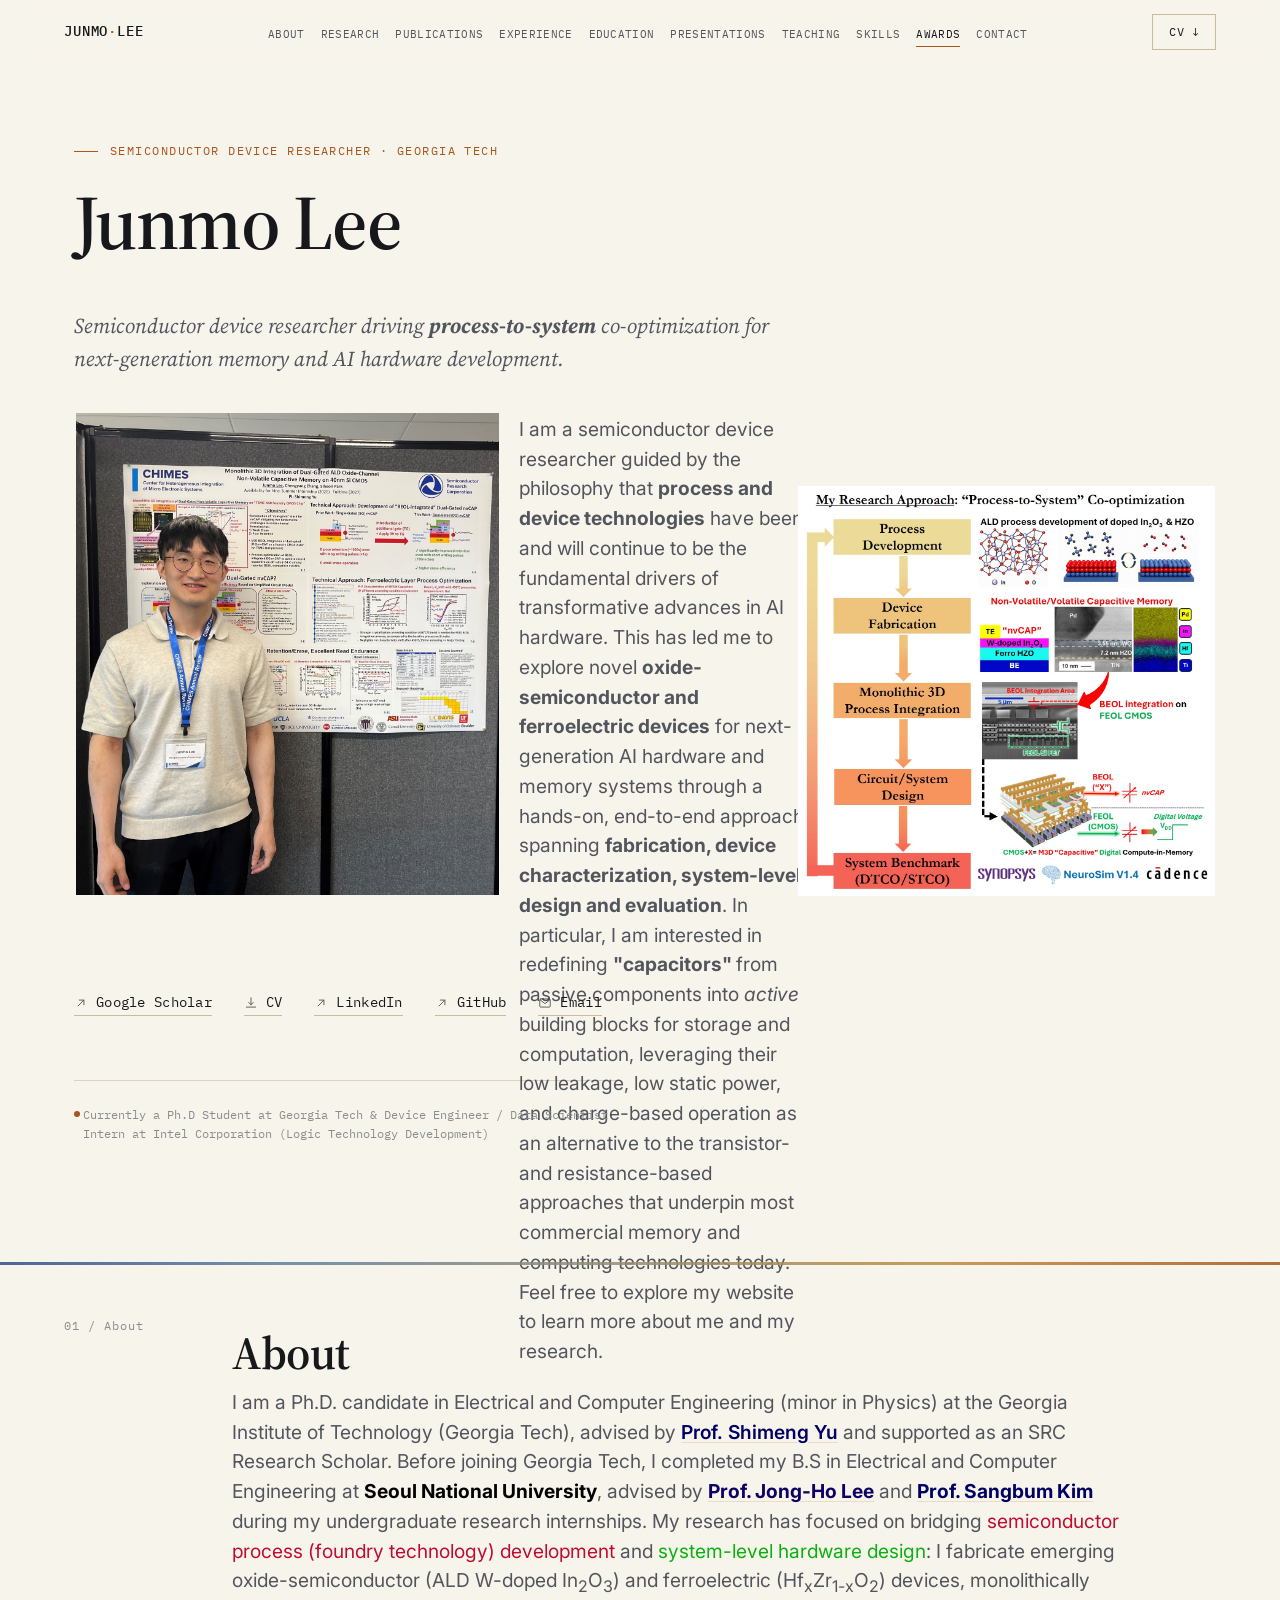
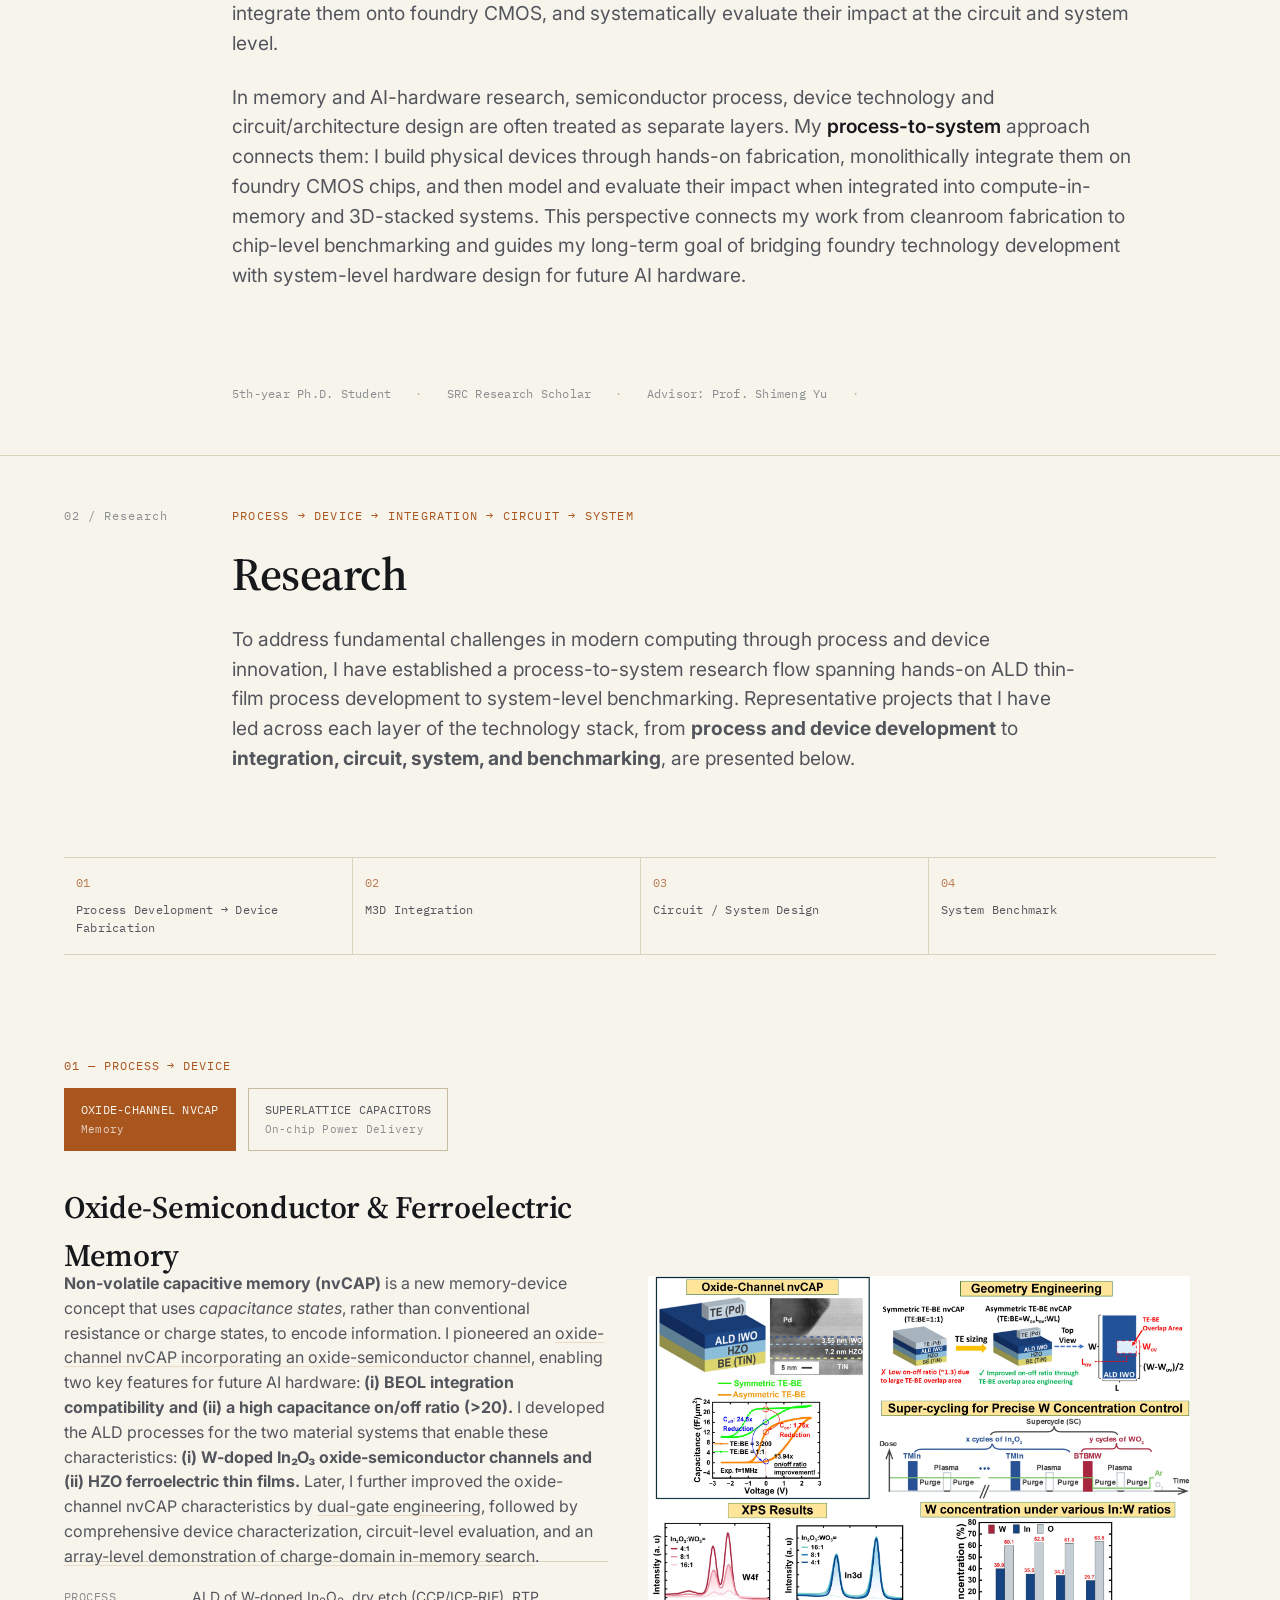
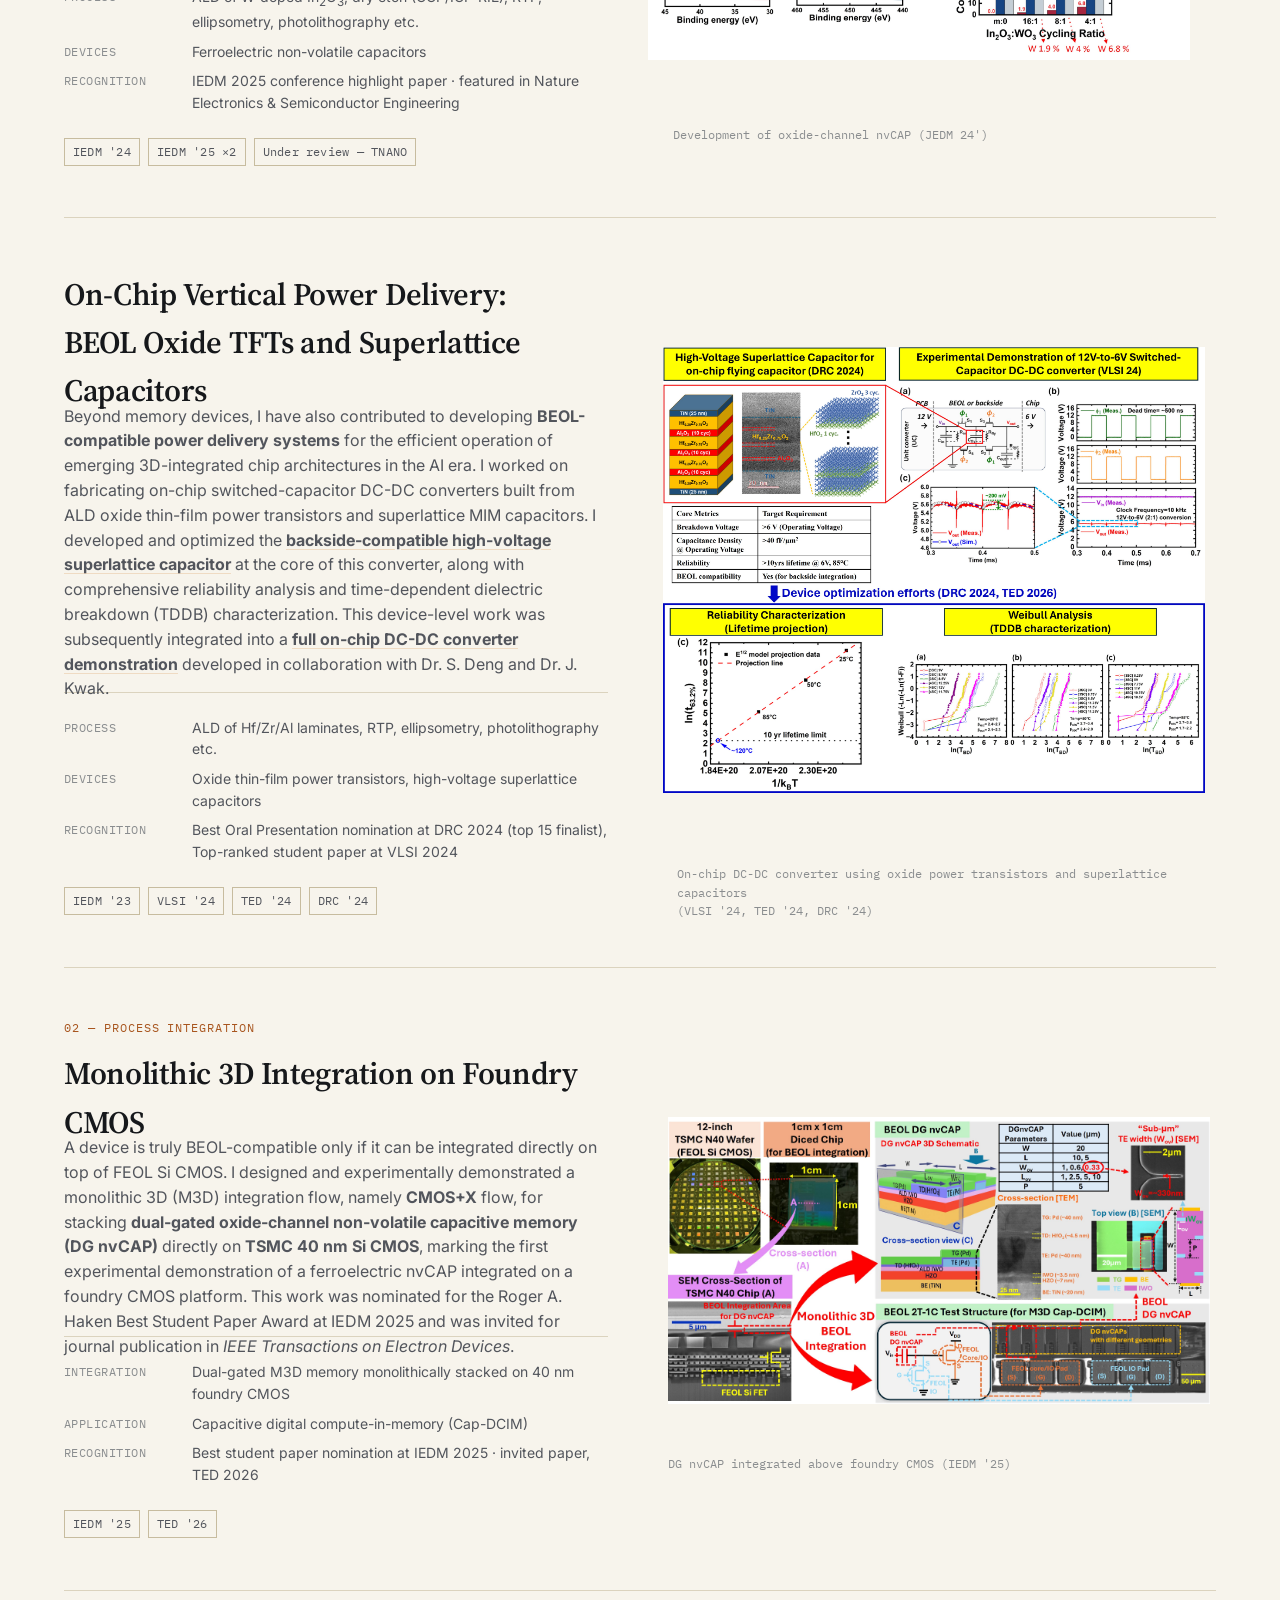
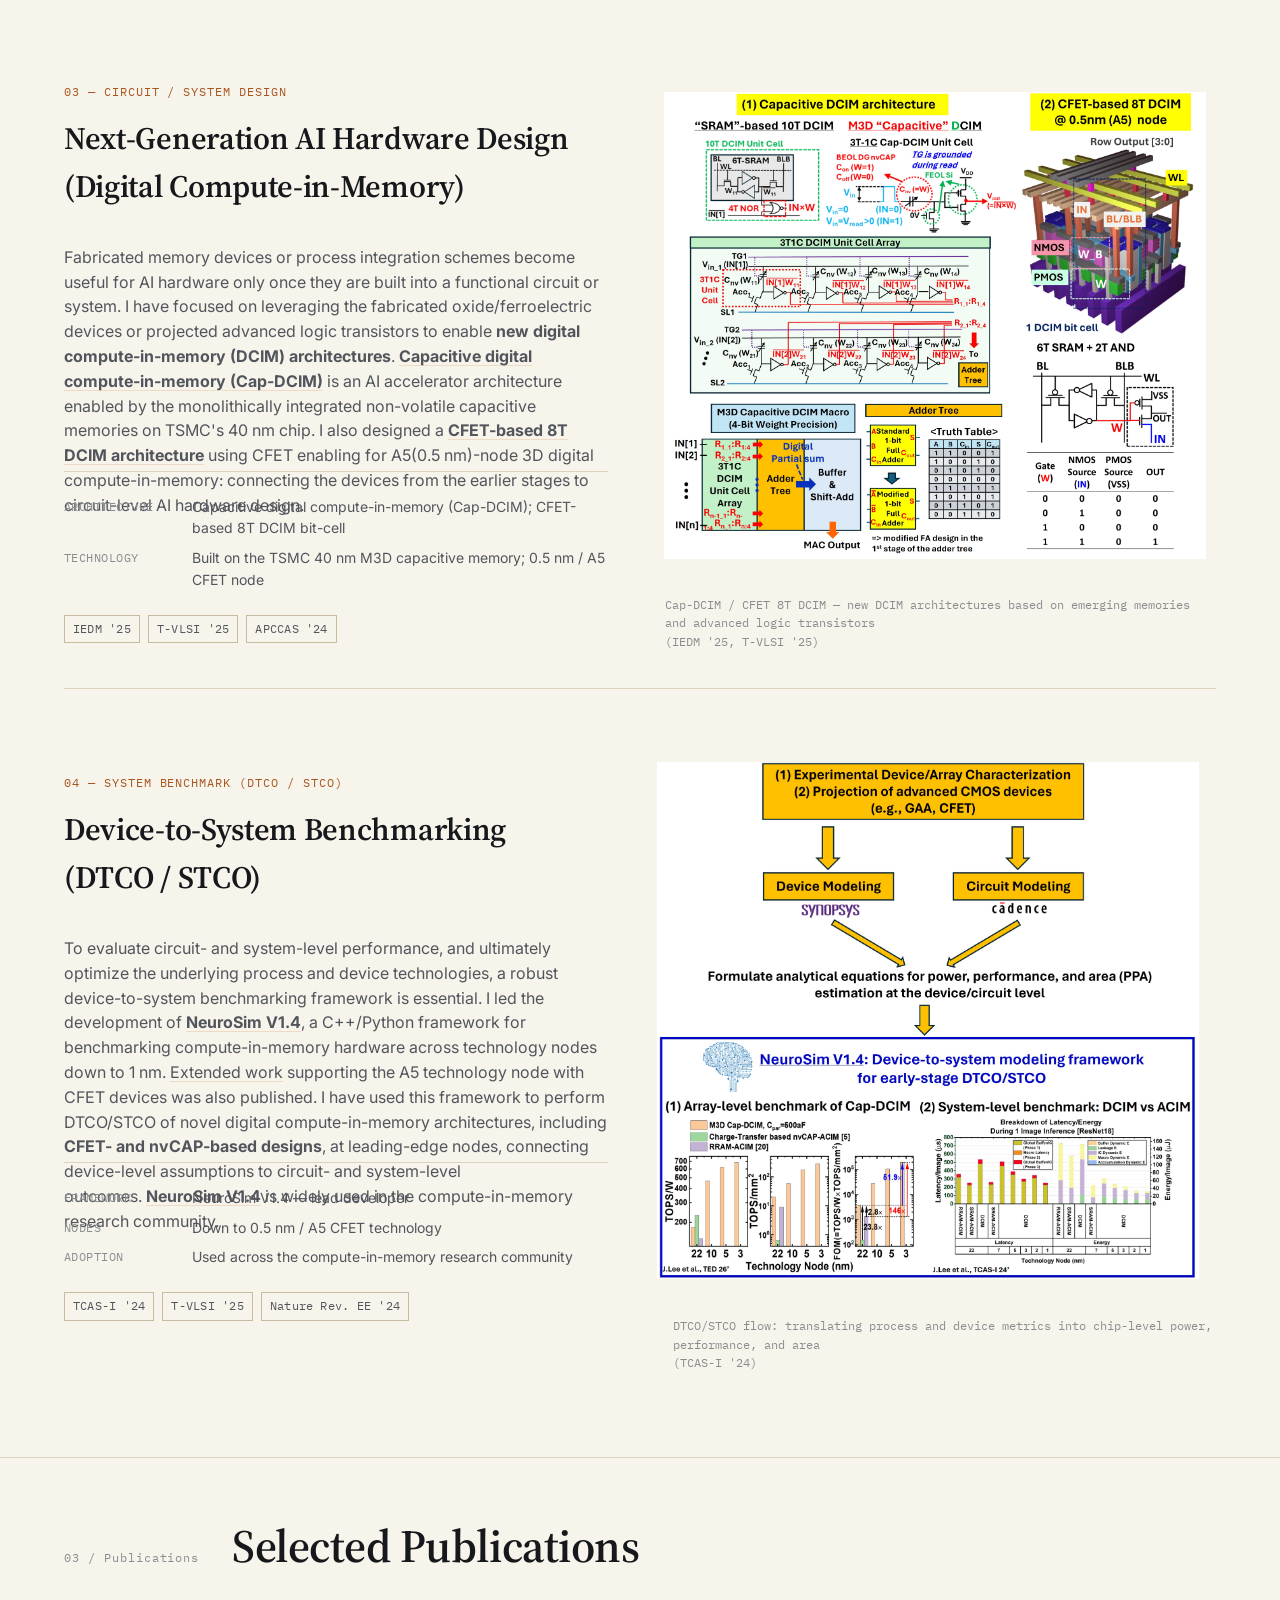
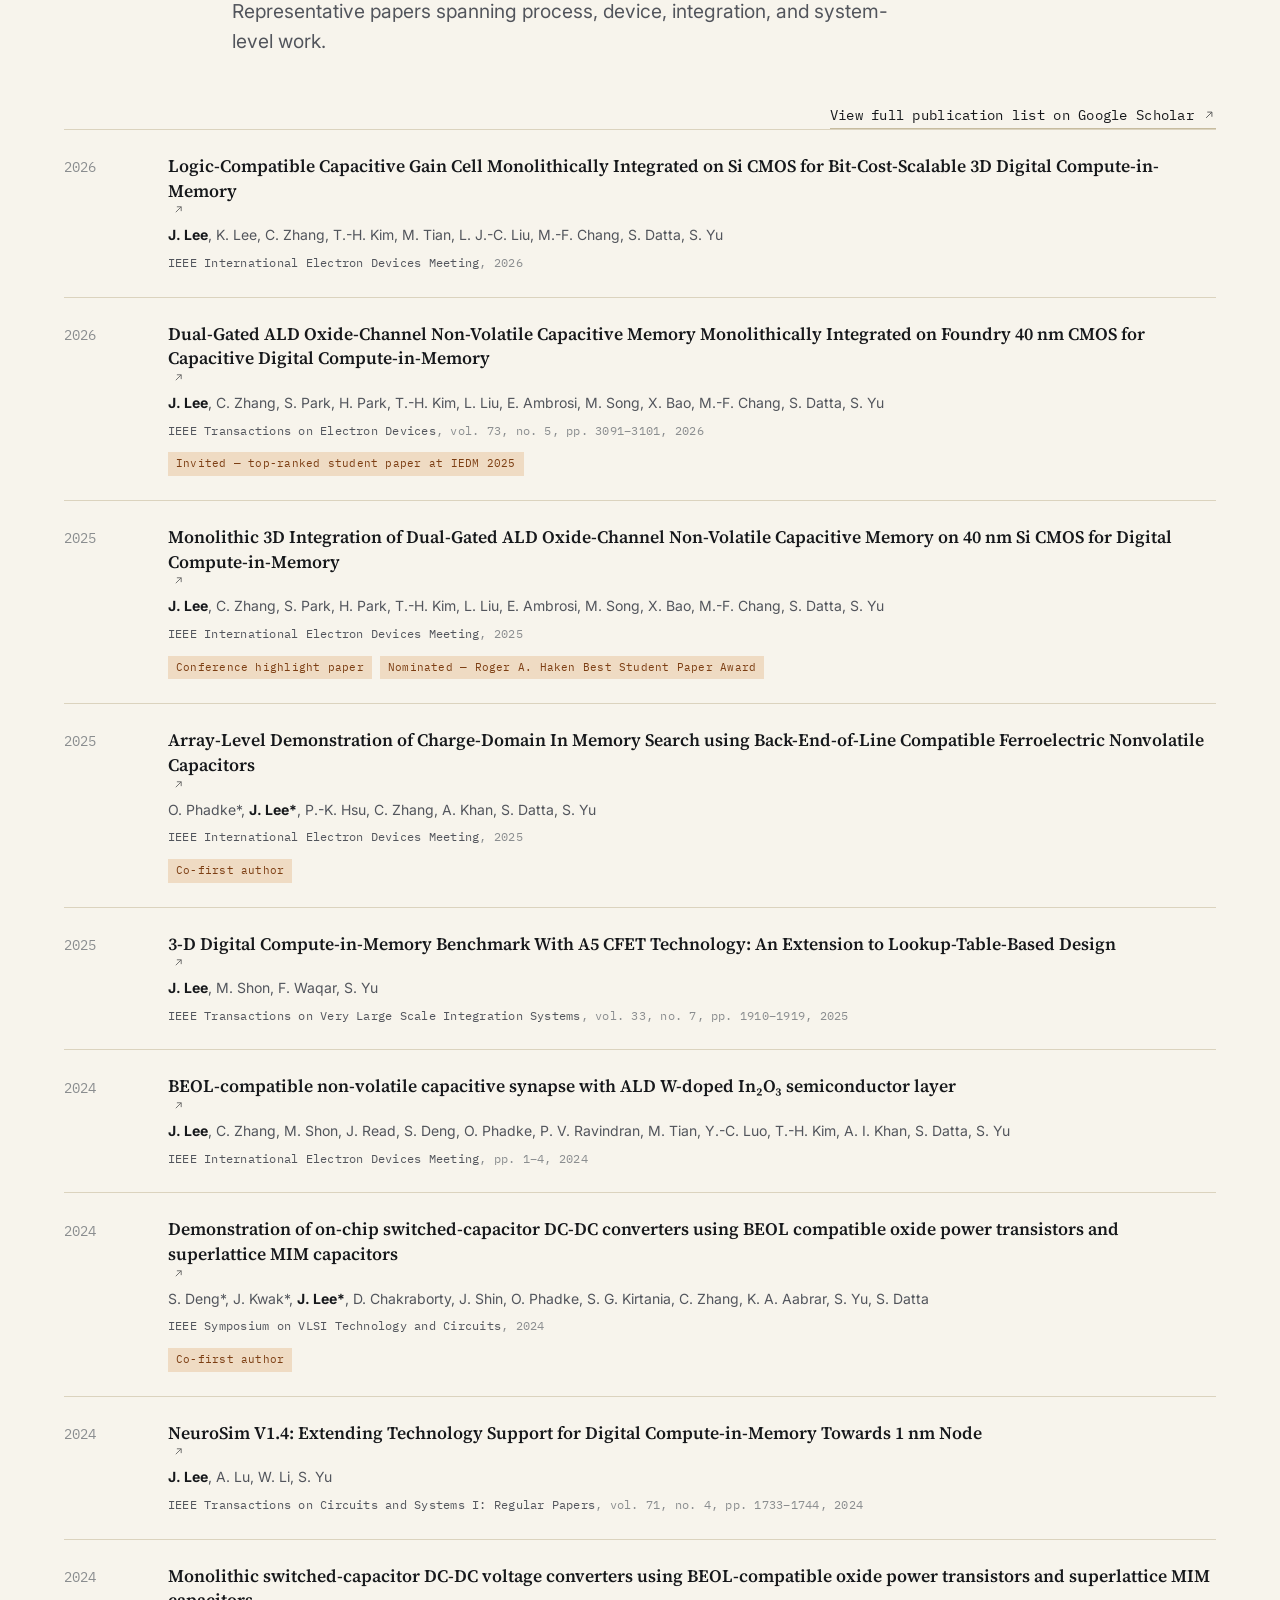
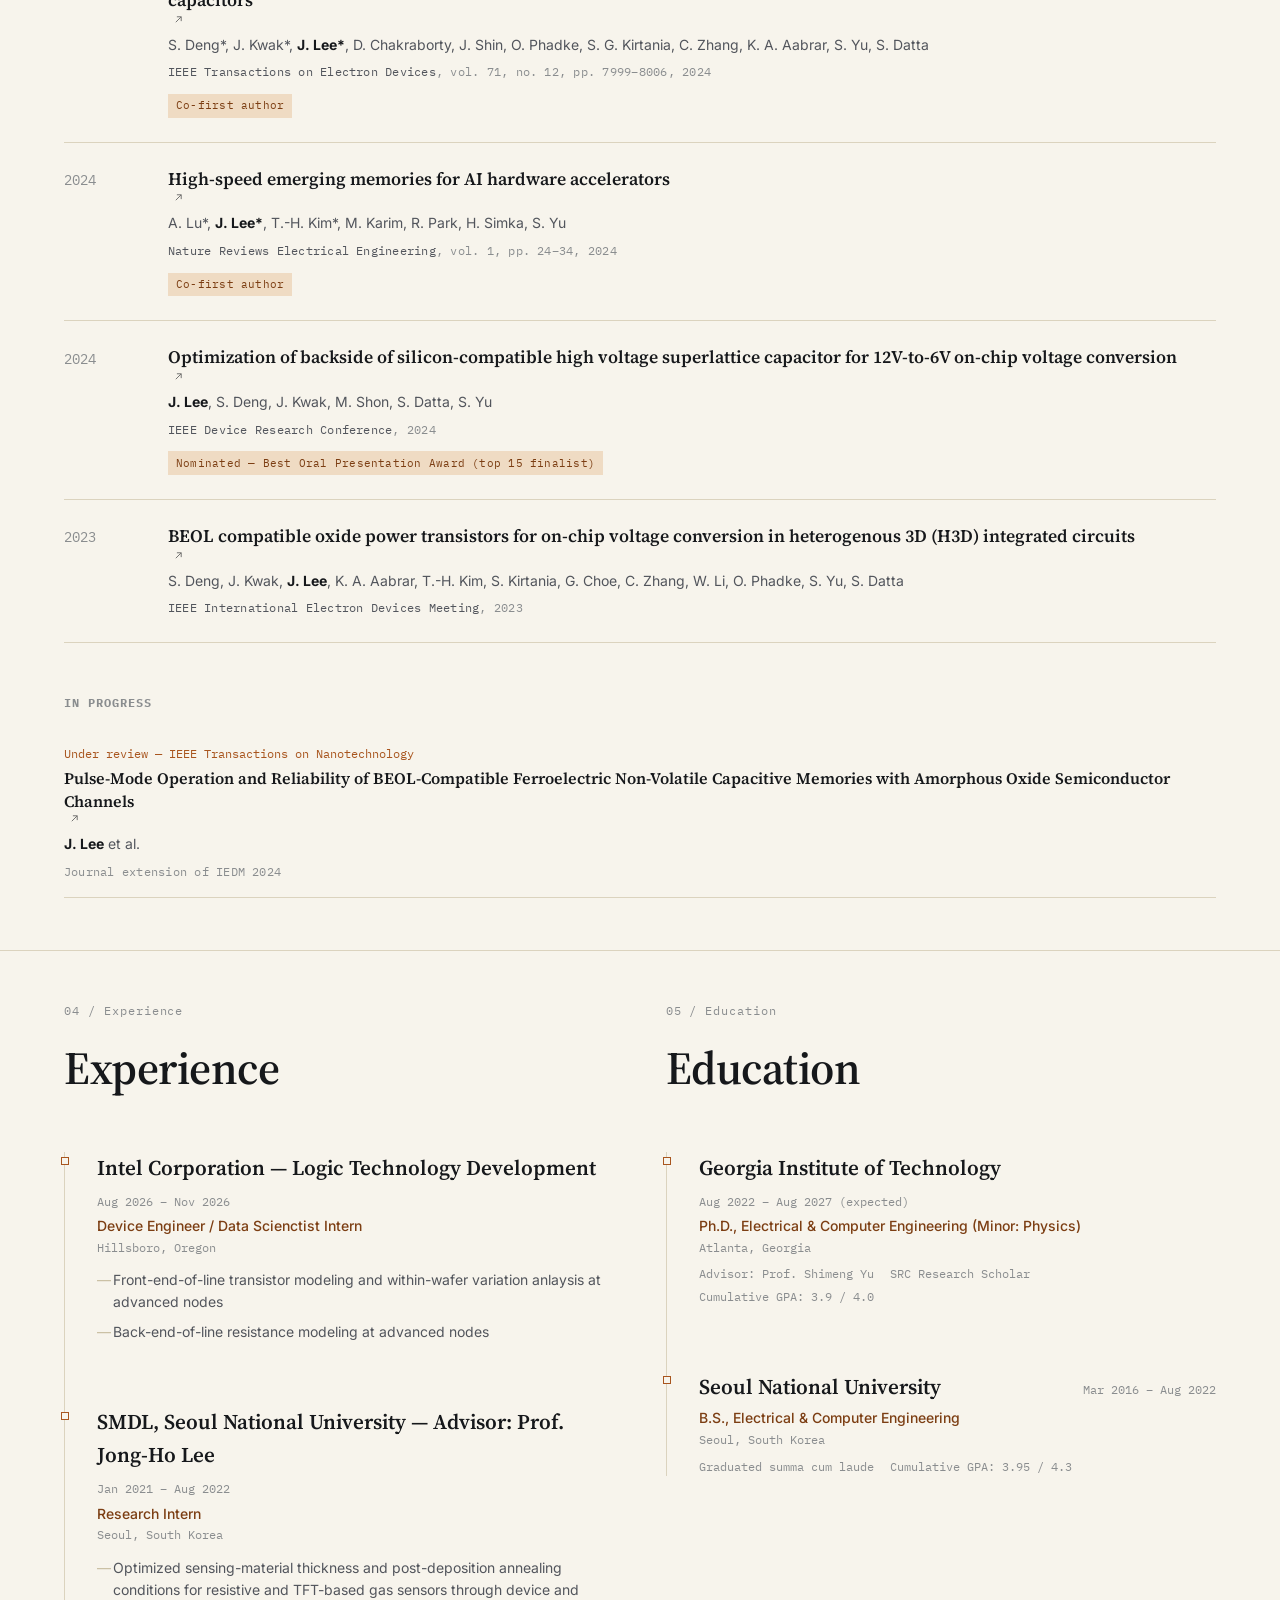
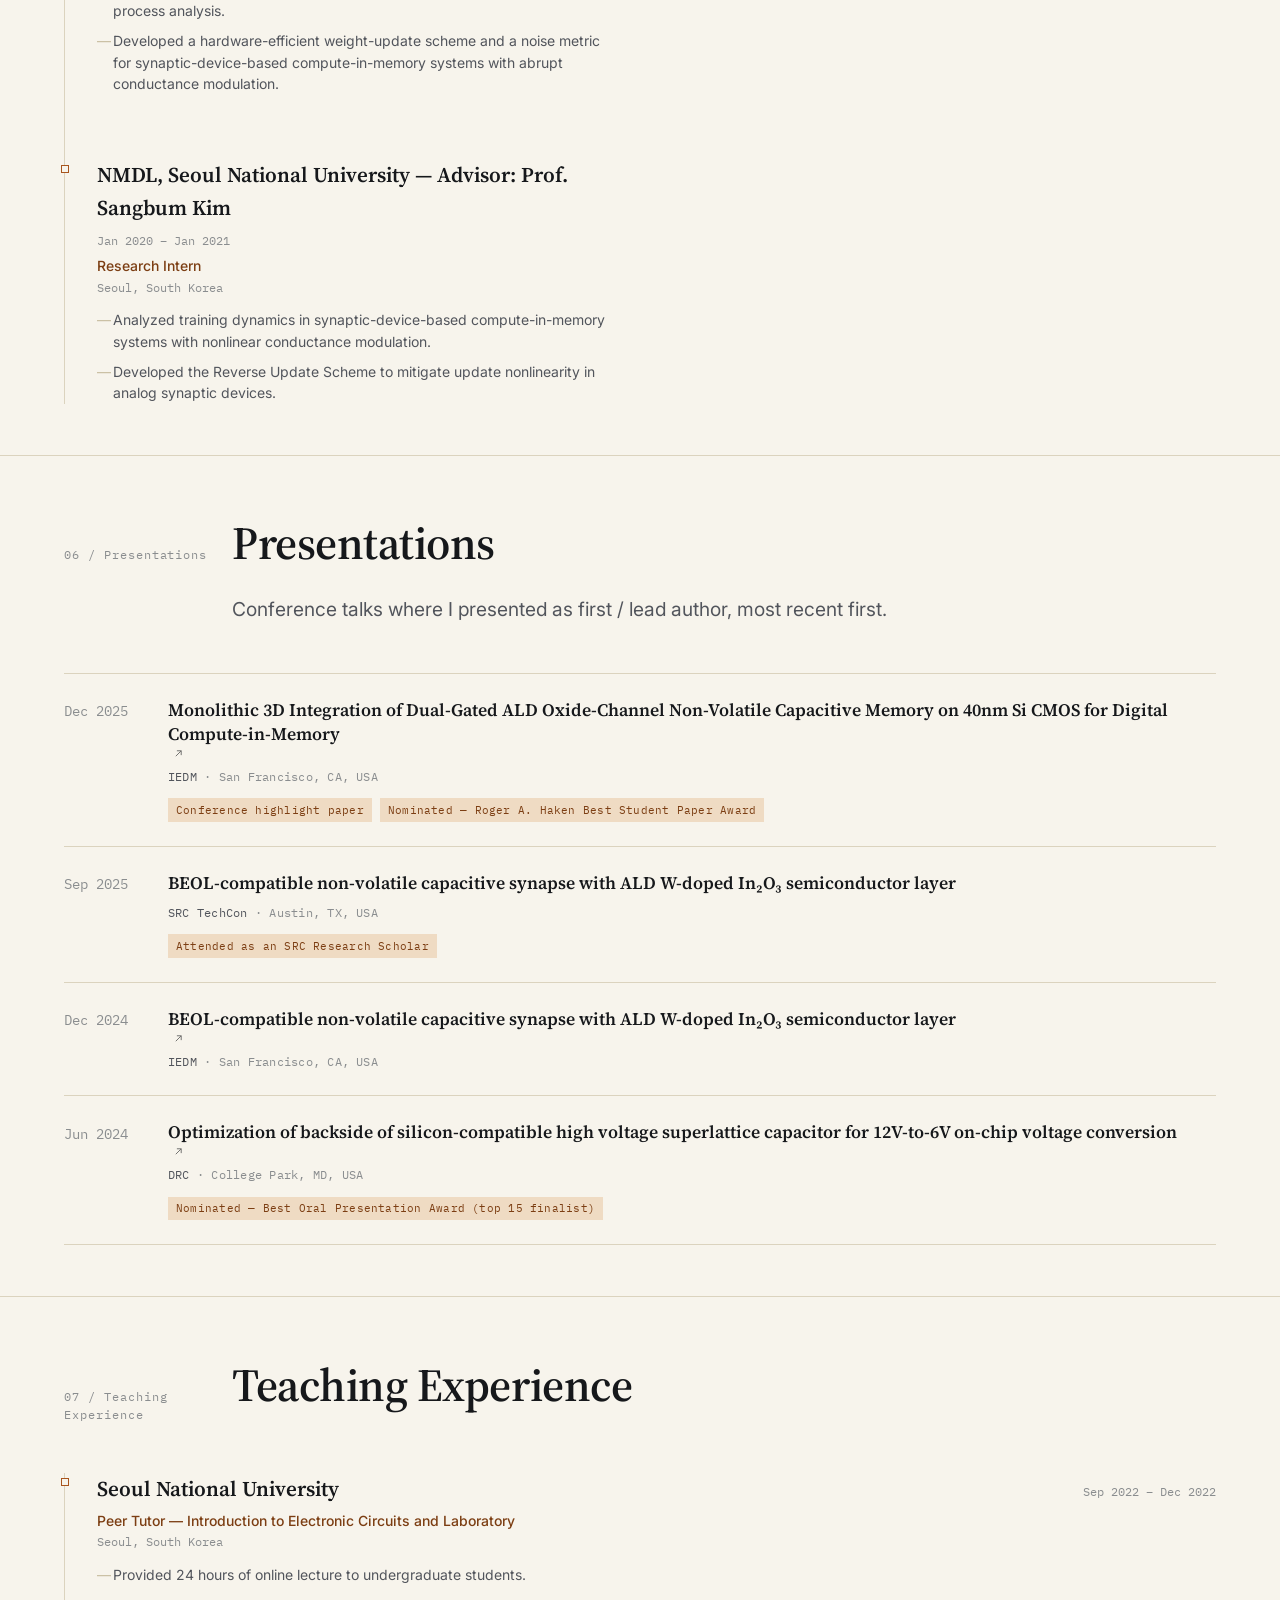
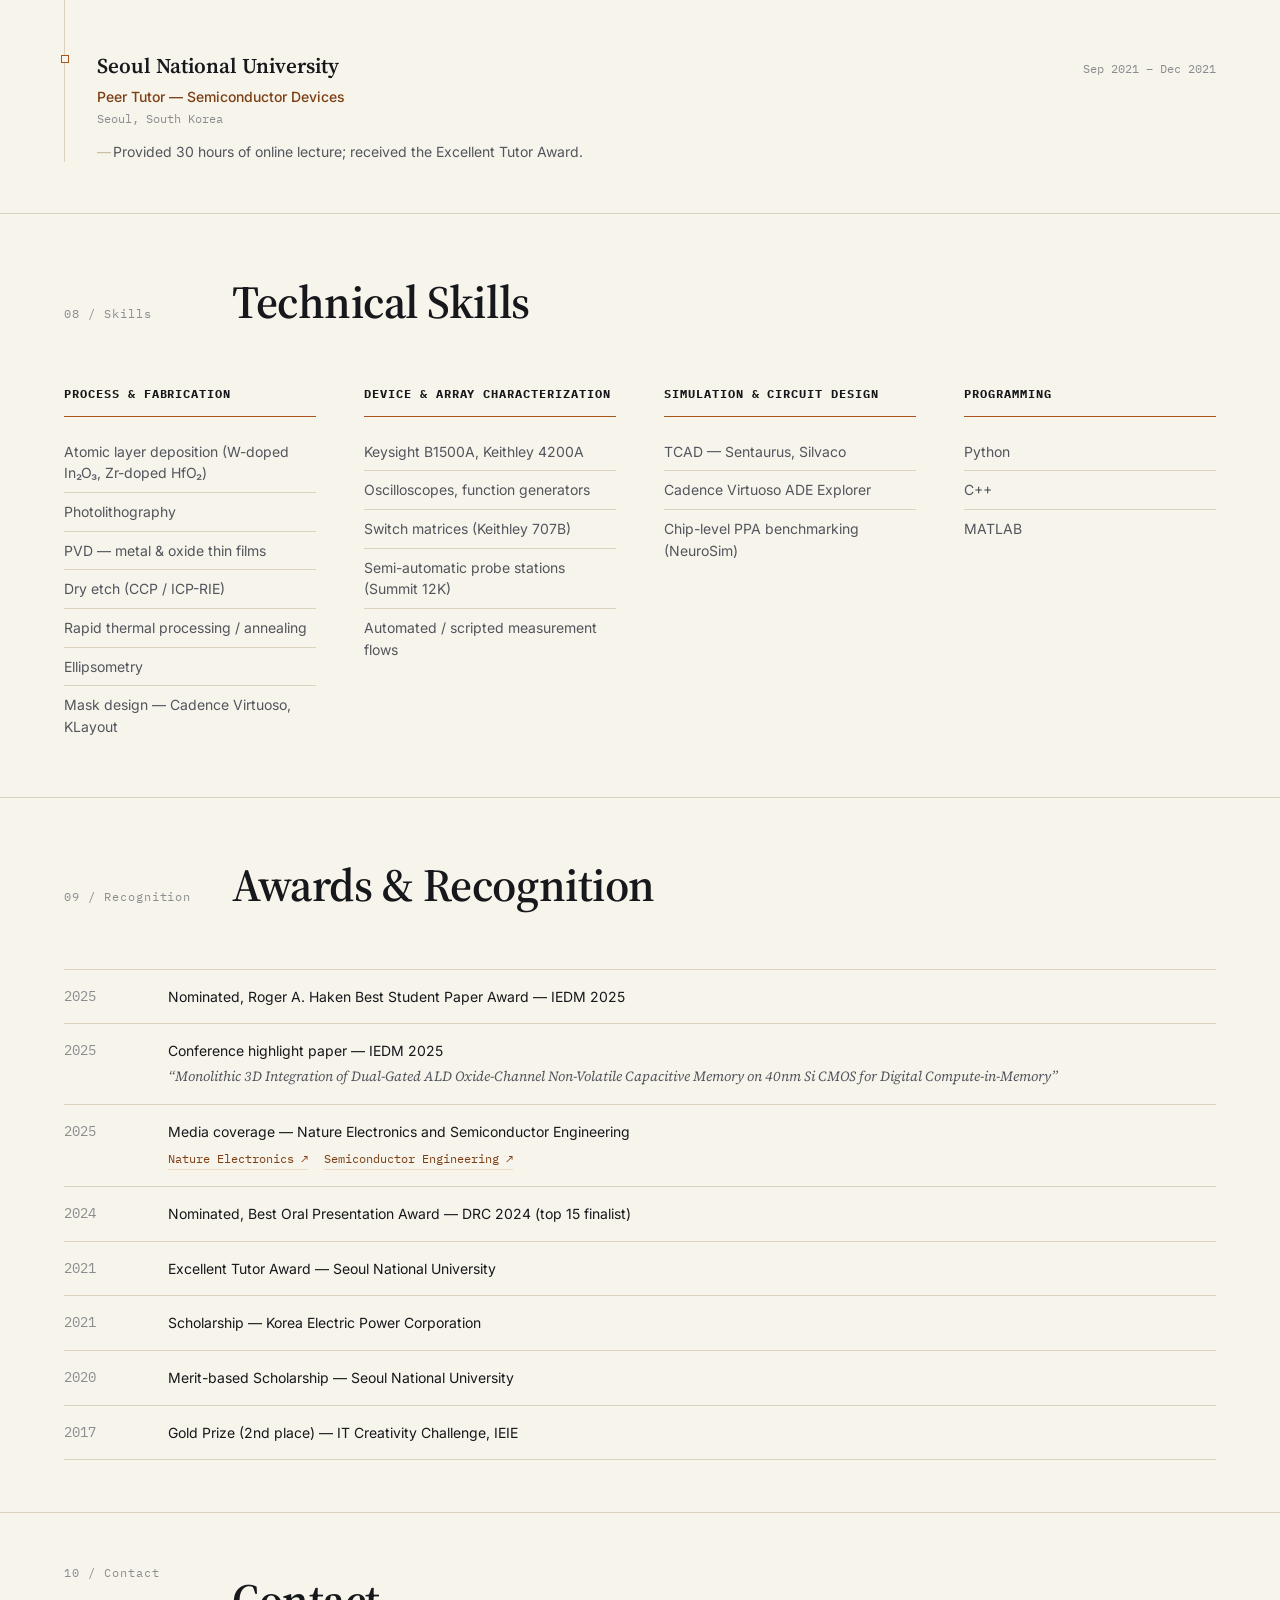
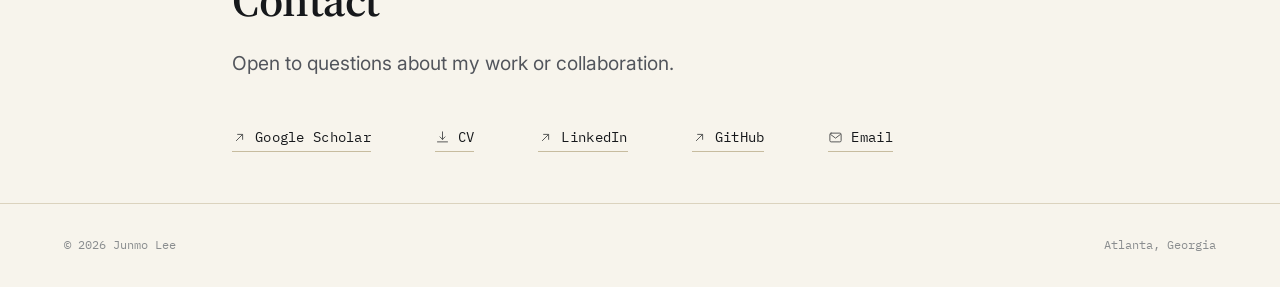
<file: index.html>
<!doctype html>
<html lang="en">
<head>
<meta charset="UTF-8">
<meta name="viewport" content="width=device-width, initial-scale=1">
<title>Junmo Lee — Semiconductor Device Researcher</title>
<meta name="description" content="Junmo Lee is a Ph.D. candidate at Georgia Tech researching oxide-semiconductor and ferroelectric devices, monolithic 3D integration on foundry CMOS, and device-to-system benchmarking for next-generation memory and compute-in-memory hardware.">
<meta name="color-scheme" content="light dark">
<meta name="google-site-verification" content="7gcMgiPBv5-7A7rOYMGjJGNsq-Ymt3aNhnnVtcEcy3k">

<meta property="og:type" content="website">
<meta property="og:title" content="Junmo Lee — Semiconductor Device Researcher">
<meta property="og:description" content="Process-to-system co-optimization: oxide-semiconductor and ferroelectric devices, monolithic 3D integration, and device-to-system benchmarking for next-generation memory and compute-in-memory hardware.">
<meta property="og:url" content="https://junmolee.github.io/">
<meta property="og:image" content="https://junmolee.github.io/assets/images/profile-photo.jpg">
<meta name="twitter:card" content="summary">
<meta name="twitter:title" content="Junmo Lee — Semiconductor Device Researcher">
<meta name="twitter:description" content="Ph.D. candidate, Georgia Tech ECE. Oxide/ferroelectric devices → monolithic 3D integration → compute-in-memory systems.">

<link rel="canonical" href="https://junmolee.github.io/">
<link rel="icon" type="image/svg+xml" href="assets/icons/favicon.svg">
<link rel="preconnect" href="https://fonts.googleapis.com">
<link rel="preconnect" href="https://fonts.gstatic.com" crossorigin>
<link href="https://fonts.googleapis.com/css2?family=Source+Serif+4:ital,opsz,wght@0,8..60,400;0,8..60,600;0,8..60,700;1,8..60,400;1,8..60,500&family=Inter:wght@400;500;600&family=IBM+Plex+Mono:wght@400;500&display=swap" rel="stylesheet">
<link rel="stylesheet" href="css/style.css">
<script type="application/ld+json">
{
  "@context": "https://schema.org",
  "@type": "Person",
  "name": "Junmo Lee",
  "url": "https://junmolee.github.io/",
  "image": "https://junmolee.github.io/assets/images/profile-photo.jpg",
  "jobTitle": "Ph.D. Candidate, Electrical and Computer Engineering",
  "affiliation": {
    "@type": "CollegeOrUniversity",
    "name": "Georgia Institute of Technology"
  },
  "alumniOf": {
    "@type": "CollegeOrUniversity",
    "name": "Georgia Institute of Technology"
  },
  "email": "mailto:junmolee@gatech.edu",
  "sameAs": [
    "https://scholar.google.com/citations?user=2xu0eTYAAAAJ&hl=en",
    "https://www.linkedin.com/in/junmo-lee-b320b2154/",
    "https://github.com/JunMoLee"
  ],
  "description": "Junmo Lee is a Ph.D. candidate at Georgia Tech researching oxide-semiconductor and ferroelectric devices, monolithic 3D integration on foundry CMOS, and device-to-system benchmarking for next-generation memory and compute-in-memory hardware."
}
</script>
</head>
<body>
<!-- EDITABLE:START -->
<div id="editableRoot">
<a class="skip-link" href="#main">Skip to content</a>

<nav class="site-nav" id="siteNav" aria-label="Primary">
  <div class="nav-inner">
    <a class="nav-mark" href="#top">JUNMO<span>·</span>LEE</a>
    <ul class="nav-links">
      <li><a href="#about">About</a></li>
      <li><a href="#research">Research</a></li>
      <li><a href="#publications">Publications</a></li>
      <li><a href="#experience">Experience</a></li>
      <li><a href="#education">Education</a></li>
      <li><a href="#presentations">Presentations</a></li>
      <li><a href="#teaching">Teaching</a></li>
      <li><a href="#skills">Skills</a></li>
      <li><a href="#awards">Awards</a></li>
      <li><a href="#contact">Contact</a></li>
    </ul>
    <a class="nav-cta" id="navCvLink" href="assets/cv/Junmo-Lee-CV.pdf" target="_blank" rel="noopener">CV ↓</a>
    <button class="nav-toggle" id="navToggle" aria-label="Toggle menu" aria-expanded="false" aria-controls="mobileMenu">
      <span></span>
    </button>
  </div>
</nav>
<div class="mobile-menu" id="mobileMenu">
  <a href="#about">About</a>
  <a href="#research">Research</a>
  <a href="#publications">Publications</a>
  <a href="#experience">Experience</a>
  <a href="#education">Education</a>
  <a href="#presentations">Presentations</a>
  <a href="#teaching">Teaching</a>
  <a href="#skills">Skills</a>
  <a href="#awards">Awards</a>
  <a href="#contact">Contact</a>
  <a class="nav-cta" id="mobileCvLink" href="assets/cv/Junmo-Lee-CV.pdf" target="_blank" rel="noopener">Download CV</a>
</div>

<main id="main">

<!-- ============ HERO ============ -->
<header class="hero" id="top">
  <div class="container hero-grid">
    <div class="hero-content" style="margin-left: 10px; margin-top: 21px; width: 943px; max-width: 100%; height: 1075px;">
      <p class="hero-eyebrow" data-edit="hero-eyebrow" style="width: 980px; height: 31px; max-width: 100%;">Semiconductor Device Researcher · Georgia Tech</p>
      <h1 class="hero-name" data-edit="hero-name" style="width: 870px; height: 111px; max-width: 100%;">Junmo Lee</h1>
      <p class="hero-tagline" data-edit="hero-tagline" style="width: 871px; height: 72px; max-width: 100%;">Semiconductor device researcher driving <b>process-to-system</b> co-optimization for next-generation memory and AI hardware development.&nbsp;</p>
      <div class="hero-identity">
        <figure class="hero-avatar" aria-hidden="true">
          <div class="figure-frame" style="width: 425px; height: 526px; max-width: 100%; margin-left: 1px; margin-top: -7px;">
            <img src="assets/images/profile-photo.jpg" alt="">
            <div class="figure-placeholder">
              <span>Photo</span>
              <code>assets/images/profile-photo.jpg</code>
            </div>
          </div>
        </figure>
        <div class="hero-intro" style="width: 521px; max-width: 100%;">
          <p class="hero-lead" data-edit="hero-lead" style="width: 521px; height: 529px; max-width: 100%; margin-left: -12.875px; margin-top: 16.5781px;">I am a semiconductor device researcher guided by the philosophy that <b>process and device technologies</b> have been and will continue to be the fundamental drivers of transformative advances in AI hardware.&nbsp;This has led me to explore novel <b>oxide-semiconductor and ferroelectric devices</b> for next-generation AI hardware and memory systems through a hands-on, end-to-end approach spanning <b>fabrication, device characterization, system-level design&nbsp;and evaluation</b>. In particular, I am interested in redefining <b>"capacitors" </b>from passive components into <i>active</i> building blocks for storage and computation, leveraging their low leakage, low static power, and charge-based operation as an alternative to the transistor- and resistance-based approaches that underpin most commercial memory and computing technologies today. Feel free to explore my website to learn more about me and my research.</p>
        </div>
      </div>
      <div class="hero-links" id="heroLinks"><!-- injected by main.js --></div>
      <div class="hero-status">
        <span class="dot" aria-hidden="true"></span>
        <span data-edit="hero-status" style="margin-left: -9px; margin-top: 1px;">Currently a Ph.D Student at Georgia Tech &amp; Device Engineer / Data Scientist Intern at Intel Corporation (Logic Technology Development)</span>
      </div>
    </div>

    <figure class="hero-figure" aria-hidden="true" style="width: 546px; max-width: 100%; margin-top: 55px;">
      <div class="figure-frame">
        <img src="assets/images/hero-device-stack.jpg?t=1786345764887" alt="" style="--img-scale: 1;">
        <div class="figure-placeholder">
          <span>Figure pending</span>
          <code>assets/images/hero-device-stack.jpg</code>
        </div>
      </div>
    </figure>
  </div>
</header>

<div class="motif-bar" aria-hidden="true"></div>

<!-- ============ ABOUT ============ -->
<section class="section" id="about">
  <div class="container">
    <div class="about-grid">
      <div class="section-index reveal">01 / About</div>
      <div>
        <h2 class="section-title reveal">About</h2>
        <div class="about-body reveal" style="width: 907px; height: 549px; max-width: 100%;">
          <p data-edit="about-p1">I am a Ph.D. candidate in Electrical and Computer Engineering (minor in Physics) at the
            Georgia Institute of Technology (Georgia Tech), advised by <strong><a href="https://shimeng.ece.gatech.edu/" target="_blank" rel="noopener" style="color: rgb(0, 0, 100);">Prof. Shimeng Yu</a></strong> and supported
            as an SRC Research Scholar. Before joining Georgia Tech, I completed my B.S in Electrical and Computer Engineering at <b style="color: rgb(3, 3, 3);">Seoul National University</b>, advised by <a href="https://genie.snu.ac.kr/" target="_blank" rel="noopener" style="color: rgb(15, 0, 100);"><b>Prof. Jong-Ho Lee</b></a> and <a href="https://sites.google.com/view/snu-neuromorphic/home" target="_blank" rel="noopener" style="color: rgb(0, 0, 100);"><b>Prof. Sangbum Kim</b></a> during my undergraduate research internships. My research has focused on bridging <span style="color: rgb(193, 11, 48);">semiconductor process (foundry technology) development</span> and
            <span style="color: rgb(11, 177, 14);">system-level hardware design</span>: I fabricate emerging oxide-semiconductor (ALD W-doped In<sub>2</sub>O<sub>3</sub>) and ferroelectric (Hf<sub>x</sub>Zr<sub>1-x</sub>O<sub>2</sub>) devices, monolithically integrate them onto foundry CMOS, and systematically evaluate their impact at the
            circuit and system level.</p>
          <p data-edit="about-p2">In memory and AI-hardware research, semiconductor process, device technology and circuit/architecture design are often treated as separate layers. My <strong data-start="1166" data-end="1187">process-to-system</strong> approach connects them: I build physical devices through hands-on fabrication, monolithically integrate them on foundry CMOS chips, and then model and evaluate their impact when integrated into compute-in-memory and 3D-stacked systems. This perspective connects my work from cleanroom fabrication to chip-level benchmarking and guides my long-term goal of bridging foundry technology development with system-level hardware design for future AI hardware.<br></p>
        </div>
        <div class="about-facts reveal">
          <span>5th-year Ph.D. Student</span>
          <span>SRC Research Scholar</span>
          <span>Advisor: Prof. Shimeng Yu</span>
          <span><br></span>
        </div>
      </div>
    </div>
  </div>
</section>

<!-- ============ RESEARCH ============ -->
<section class="section" id="research">
  <div class="container">
    <div class="section-head reveal">
      <div class="section-index">02 / Research</div>
      <div>
        <span class="section-kicker">Process → Device → Integration → Circuit → System</span>
        <h2 class="section-title">Research</h2>
        <p class="section-intro" data-edit="research-intro" style="width: 848px; height: 184px; max-width: 100%;">To address fundamental challenges in modern computing through process and device innovation, I have established a process-to-system research flow spanning hands-on ALD thin-film process development to system-level benchmarking. Representative projects that I have led across each layer of the technology stack, from <b>process and device development</b> to <b>integration, circuit, system, and benchmarking</b>, are presented below.<br></p>
      </div>
    </div>

    <ul class="stage-rail reveal">
      <li><a href="#story-process-device"><span class="num">01</span>Process Development → Device Fabrication</a></li>
      <li><a href="#story-m3d-integration"><span class="num">02</span>M3D Integration</a></li>
      <li><a href="#story-circuit-design"><span class="num">03</span>Circuit / System Design</a></li>
      <li><a href="#story-benchmarking"><span class="num">04</span>System Benchmark</a></li>
    </ul>

    <!-- Theme A: Process -> Device (tabbed: nvCAP memory / power delivery) -->
    <article class="research-story research-story-tabbed reveal" id="story-process-device">
      <div class="story-tabs-head">
        <p class="story-kicker">01 — Process → Device</p>
        <div class="story-tabs">
          <a class="story-tab is-active" href="#panel-nvcap" data-tab="nvcap">Oxide-Channel nvCAP <span>Memory</span></a>
          <a class="story-tab" href="#panel-power" data-tab="power">Superlattice Capacitors <span>On-chip Power Delivery</span></a>
        </div>
      </div>

      <div class="story-panel" id="panel-nvcap" data-tab-panel="nvcap">
        <div class="story-content">
          <h3 class="story-title" data-edit="theme-a-title" style="width: 683px; height: 64px; max-width: 100%;">Oxide-Semiconductor &amp; Ferroelectric Memory</h3>
          <p class="story-text" data-edit="theme-a-text" style="width: 679px; height: 258px; max-width: 100%;"><strong>Non-volatile capacitive memory (nvCAP)</strong> is a new memory-device concept that uses <em>capacitance states</em>, rather than conventional resistance or charge states, to encode information. I pioneered an <a href="https://ieeexplore.ieee.org/abstract/document/10873481" target="_blank" rel="noopener">oxide-channel nvCAP incorporating an oxide-semiconductor channel</a>, enabling two key features for future AI hardware: <strong>(i) BEOL integration compatibility and (ii) a high capacitance on/off ratio (&gt;20).</strong> I developed the ALD processes for the two material systems that enable these characteristics: <strong>(i) W-doped In₂O₃ oxide-semiconductor channels and (ii) HZO&nbsp;ferroelectric thin films.</strong> Later, I further improved the oxide-channel nvCAP characteristics by <a href="https://ieeexplore.ieee.org/abstract/document/11353811" target="_blank" rel="noopener">dual-gate engineering</a>, followed by comprehensive device characterization, circuit-level evaluation, and an <a href="https://ieeexplore.ieee.org/abstract/document/11353789" target="_blank" rel="noopener">array-level demonstration of charge-domain in-memory search</a>.</p>
          <dl class="spec-strip">
            <div class="spec-row"><dt>Process</dt><dd>ALD of W-doped In<sub>2</sub>O<sub>3</sub>, dry etch (CCP/ICP-RIE), RTP, ellipsometry, photolithography etc.</dd></div>
            <div class="spec-row"><dt>Devices</dt><dd>Ferroelectric non-volatile capacitors</dd></div>
            <div class="spec-row"><dt>Recognition</dt><dd>IEDM 2025 conference highlight paper · featured in Nature Electronics &amp; Semiconductor Engineering</dd></div>
          </dl>
          <div class="tag-row">
            <span class="tag">IEDM '24</span><span class="tag">IEDM '25 ×2</span><span class="tag">Under review — TNANO</span>
          </div>
        </div>
        <figure class="story-figure">
          <div class="figure-frame" style="margin-left: -25px; margin-top: 18px; width: 752px; height: 492px; max-width: 100%;">
            <img src="assets/images/fig-process-device.jpg?t=1786346747969" alt="Cross-section of the ferroelectric / oxide-semiconductor capacitive memory stack">
            <div class="figure-placeholder">
              <span>Figure pending</span>
              <code>assets/images/fig-process-device.jpg</code>
            </div>
          </div>
          <figcaption style="margin-left: 1px; margin-top: 12px;">Development of oxide-channel nvCAP (JEDM 24')</figcaption>
        </figure>
      </div>

      <div class="story-panel" id="panel-power" data-tab-panel="power">
        <div class="story-content">
          <h3 class="story-title" data-edit="theme-a2-title" style="width: 665px; height: 110px; max-width: 100%;">On-Chip Vertical Power Delivery:&nbsp;<p>BEOL Oxide TFTs and Superlattice Capacitors</p></h3>
          <p class="story-text" data-edit="theme-a2-text" style="width: 663px; height: 256px; max-width: 100%;">Beyond memory devices, I have also contributed to developing <strong>BEOL-compatible power delivery systems</strong> for the efficient operation of emerging 3D-integrated chip architectures in the AI era. I worked on fabricating on-chip switched-capacitor DC-DC converters built from ALD oxide thin-film power transistors and superlattice MIM capacitors. I developed and optimized the <a class="decorated-link" rel="noopener" target="_blank" href="https://ieeexplore.ieee.org/document/10605255/"><strong>backside-compatible high-voltage superlattice capacitor</strong></a>&nbsp;at the core of this converter, along with comprehensive reliability analysis and time-dependent dielectric breakdown (TDDB) characterization. This device-level work was subsequently integrated into a <a href="https://ieeexplore.ieee.org/abstract/document/10631422?casa_token=AKWr94Yv9OgAAAAA:64xXOryfxFKXKyhnDAjV5BHAOJc-olbN5RwnzwmR_DzWSvbWo6aHtK_jm72zK3uWiO498uIf" target="_blank" rel="noopener"><b>full on-chip DC-DC converter demonstration</b></a> developed in collaboration with Dr. S. Deng and Dr. J. Kwak.</p>
          <dl class="spec-strip">
            <div class="spec-row"><dt>Process</dt><dd>ALD of Hf/Zr/Al laminates, RTP, ellipsometry, photolithography etc.</dd></div>
            <div class="spec-row"><dt>Devices</dt><dd>Oxide thin-film power transistors, high-voltage superlattice capacitors</dd></div>
            <div class="spec-row"><dt>Recognition</dt><dd>Best Oral Presentation nomination at DRC 2024 (top 15 finalist), Top-ranked student paper at VLSI 2024</dd></div>
          </dl>
          <div class="tag-row">
            <span class="tag">IEDM '23</span><span class="tag">VLSI '24</span><span class="tag">TED '24</span><span class="tag">DRC '24</span>
          </div>
        </div>
        <figure class="story-figure">
          <div class="figure-frame" style="width: 714px; height: 566px; max-width: 100%; margin-left: -10px; margin-top: 6px;">
            <img src="assets/images/fig-power-delivery.jpg?t=1786676151287" alt="Cross-section and circuit diagram of the BEOL-compatible on-chip switched-capacitor DC-DC converter">
            <div class="figure-placeholder">
              <span>Figure pending</span>
              <code>assets/images/fig-power-delivery.jpg</code>
            </div>
          </div>
          <figcaption style="width: 690px; height: 39px; max-width: 100%; margin-left: 5px; margin-top: 12px;">On-chip DC-DC converter using oxide power transistors and superlattice capacitors&nbsp;<p>(VLSI '24, TED '24, DRC '24)</p></figcaption>
        </figure>
      </div>
    </article>

    <!-- Theme B -->
    <article class="research-story reveal" id="story-m3d-integration">
      <div class="story-content" style="width: 796px; max-width: 100%;">
        <p class="story-kicker">02 — Process Integration</p>
        <h3 class="story-title" data-edit="theme-b-title" style="width: 740px; height: 62px; max-width: 100%;">Monolithic 3D Integration on Foundry CMOS</h3>
        <p class="story-text" data-edit="theme-b-text" style="width: 741px; height: 169px; max-width: 100%;"><span data-start="82" data-end="181">A device is truly BEOL-compatible only if it can be integrated directly on top of FEOL Si CMOS.</span> I designed and experimentally demonstrated a monolithic 3D (M3D) integration flow, namely <b>CMOS+X</b> flow, for stacking <b>dual-gated oxide-channel non-volatile capacitive memory (DG nvCAP)</b> directly on <b>TSMC 40 nm Si CMOS</b>, marking the first experimental demonstration of a ferroelectric nvCAP integrated on a foundry CMOS platform. This work was nominated for the <span data-start="610" data-end="666" style="">Roger A. Haken Best Student Paper Award at IEDM 2025</span> and was invited for journal publication in <em data-start="710" data-end="749" data-is-only-node="">IEEE Transactions on Electron Devices</em>.<br></p>
        <dl class="spec-strip">
          <div class="spec-row"><dt>Integration</dt><dd>Dual-gated M3D memory monolithically stacked on 40&nbsp;nm foundry CMOS</dd></div>
          <div class="spec-row"><dt>Application</dt><dd>Capacitive digital compute-in-memory (Cap-DCIM)</dd></div>
          <div class="spec-row"><dt>Recognition</dt><dd>Best student paper nomination at IEDM 2025 · invited paper, TED 2026</dd></div>
        </dl>
        <div class="tag-row">
          <span class="tag">IEDM '25</span><span class="tag">TED '26</span>
        </div>
      </div>
      <figure class="story-figure">
        <div class="figure-frame" style="width: 691px; height: 444px; max-width: 100%; margin-left: -5px; margin-top: -40px;">
          <img src="assets/images/fig-m3d-integration.jpg?t=1786398619484" alt="Diagram of monolithic 3D integration of a memory array on foundry CMOS logic" class="">
          <div class="figure-placeholder">
            <span>Figure pending</span>
            <code>assets/images/fig-m3d-integration.jpg</code>
          </div>
        </div>
        <figcaption style="margin-left: -4px; margin-top: -28px; width: 416px; height: 24px; max-width: 100%;">DG nvCAP integrated above foundry CMOS (IEDM '25)</figcaption>
      </figure>
    </article>

    <!-- Theme C -->
    <article class="research-story reveal" id="story-circuit-design">
      <div class="story-content" style="width: 774px; max-width: 100%; height: 512px;">
        <p class="story-kicker">03 — Circuit / System Design</p>
        <h3 class="story-title" data-edit="theme-c-title" style="width: 734px; height: 107px; max-width: 100%;">Next-Generation AI Hardware Design<p>(Digital Compute-in-Memory)<br></p></h3>
        <p class="story-text" data-edit="theme-c-text" style="width: 731px; height: 194px; max-width: 100%;">Fabricated memory devices or process integration schemes become useful for AI hardware only once they are built into a functional circuit or system. I have focused on leveraging the fabricated oxide/ferroelectric devices or projected advanced logic transistors to enable <b>new digital compute-in-memory (DCIM) architectures</b>. <b><a href="https://ieeexplore.ieee.org/abstract/document/11475648" target="_blank" rel="noopener">Capacitive digital compute-in-memory (Cap-DCIM)</a></b> is an AI
          accelerator architecture enabled by the monolithically integrated non-volatile capacitive memories on TSMC's 40&nbsp;nm chip. I also designed a <b><a href="https://ieeexplore.ieee.org/abstract/document/11008711?casa_token=tPKNMEkcyJwAAAAA:otzWDVIvQiFpYdqV2osCehYRJ54ym3qKkPvxQzNe_D_FPk4gbCT-mk4GubQKr92MoUg6q4HF" target="_blank" rel="noopener">CFET-based 8T DCIM architecture</a></b> using CFET enabling for A5(0.5&nbsp;nm)-node 3D digital
          compute-in-memory: connecting the devices from the earlier stages to circuit-level AI
          hardware design.</p>
        <dl class="spec-strip">
          <div class="spec-row"><dt>Architecture</dt><dd>Capacitive digital compute-in-memory (Cap-DCIM); CFET-based 8T DCIM bit-cell</dd></div>
          <div class="spec-row"><dt>Technology</dt><dd>Built on the TSMC 40&nbsp;nm M3D capacitive memory; 0.5&nbsp;nm / A5 CFET node</dd></div>
        </dl>
        <div class="tag-row">
          <span class="tag">IEDM '25</span><span class="tag">T-VLSI '25</span><span class="tag">APCCAS '24</span>
        </div>
      </div>
      <figure class="story-figure">
        <div class="figure-frame" style="width: 603px; height: 530px; max-width: 100%; margin-left: -9px; margin-top: 19px;">
          <img src="assets/images/fig-circuit-design.jpg?t=1786410507670" alt="Diagram of the capacitive digital compute-in-memory circuit architecture" class="">
          <div class="figure-placeholder">
            <span>Figure pending</span>
            <code>assets/images/fig-circuit-design.jpg</code>
          </div>
        </div>
        <figcaption style="width: 789px; height: 41px; max-width: 100%; margin-left: -7px; margin-top: 5px;">Cap-DCIM / CFET 8T DCIM — new DCIM architectures based on emerging memories and advanced logic transistors<p>(IEDM '25, T-VLSI '25)<br></p></figcaption>
      </figure>
    </article>

    <!-- Theme D -->
    <article class="research-story reveal" id="story-benchmarking">
      <div class="story-content" style="width: 751px; max-width: 100%;">
        <p class="story-kicker">04 — System Benchmark (DTCO / STCO)</p>
        <h3 class="story-title" data-edit="theme-d-title" style="width: 747px; height: 107px; max-width: 100%;">Device-to-System Benchmarking&nbsp;<p>(DTCO / STCO)</p></h3>
        <p class="story-text" data-edit="theme-d-text" style="width: 751px; height: 194px; max-width: 100%;">To evaluate circuit- and system-level performance, and ultimately optimize the underlying process and device technologies, a robust device-to-system benchmarking framework is essential. I led the development of <a data-start="268" data-end="334" rel="noopener" target="_new" class="decorated-link" href="https://github.com/neurosim/DNN_NeuroSim_V1.4"><strong data-start="269" data-end="286">NeuroSim V1.4</strong></a>, a C++/Python framework for benchmarking compute-in-memory hardware across technology nodes down to 1 nm. <a data-start="441" data-end="511" rel="noopener" target="_new" class="decorated-link" href="https://ieeexplore.ieee.org/document/11008711?denied=">Extended work</a> supporting the A5 technology node with CFET devices was also published. I have used this framework to perform DTCO/STCO of novel digital compute-in-memory architectures, including <strong data-start="692" data-end="725">CFET- and nvCAP-based designs</strong>, at leading-edge nodes, connecting device-level assumptions to circuit- and system-level outcomes.&nbsp;<a data-start="268" data-end="334" rel="noopener" target="_new" class="decorated-link" href="https://github.com/neurosim/DNN_NeuroSim_V1.4" style="text-decoration: underline rgb(239, 219, 195); transition: text-decoration-color 0.16s cubic-bezier(0.2, 0.6, 0.2, 1), color 0.16s cubic-bezier(0.2, 0.6, 0.2, 1);"><strong data-start="269" data-end="286">NeuroSim V1.4</strong></a>&nbsp;is widely used in the compute-in-memory research community.<br></p>
        <dl class="spec-strip">
          <div class="spec-row"><dt>Framework</dt><dd>NeuroSim V1.4 — lead developer</dd></div>
          <div class="spec-row"><dt>Nodes</dt><dd>Down to 0.5&nbsp;nm / A5 CFET technology</dd></div>
          <div class="spec-row"><dt>Adoption</dt><dd>Used across the compute-in-memory research community</dd></div>
        </dl>
        <div class="tag-row">
          <span class="tag">TCAS-I '24</span><span class="tag">T-VLSI '25</span><span class="tag">Nature Rev. EE '24</span>
        </div>
      </div>
      <figure class="story-figure">
        <div class="figure-frame" style="width: 627px; height: 577px; max-width: 100%; margin-left: -16px; margin-top: -8px;">
          <img src="assets/images/fig-dtco-system.jpg" alt="Flow diagram from device parameters through NeuroSim to chip-level power, performance, and area metrics">
          <div class="figure-placeholder">
            <span>Figure pending</span>
            <code>assets/images/fig-dtco-system.jpg</code>
          </div>
        </div>
        <figcaption style="width: 756px; height: 38px; max-width: 100%; margin-left: 1px; margin-top: 8px;">DTCO/STCO flow: translating process and device metrics into chip-level power, performance, and area<p>(TCAS-I '24)<br></p></figcaption>
      </figure>
    </article>
  </div>
</section>

<!-- ============ PUBLICATIONS ============ -->
<section class="section" id="publications">
  <div class="container">
    <div class="section-head reveal">
      <div class="section-index">03 / Publications</div>
      <div>
        <h2 class="section-title">Selected Publications</h2>
        <p class="section-intro">
          Representative papers spanning process, device, integration, and system-level work.
          <span id="pubCount"></span>
        </p>
      </div>
    </div>

    <div class="pub-more reveal">
      <span></span>
      <a class="link-chip" id="scholarLink" href="https://scholar.google.com/citations?user=2xu0eTYAAAAJ&amp;hl=en" target="_blank" rel="noopener">
        View full publication list on Google Scholar
        <svg viewBox="0 0 24 24" fill="none" stroke="currentColor" stroke-width="1.6"><path d="M7 17 17 7M9 7h8v8"></path></svg>
      </a>
    </div>

    <div class="pub-list reveal" id="pubList"><!-- injected by main.js --></div>

    <div class="pending-list reveal" id="pendingList"><h3>In progress</h3>
      <!-- injected by main.js --></div>
  </div>
</section>

<!-- ============ EXPERIENCE + EDUCATION ============ -->
<section class="section" id="experience">
  <div class="container two-col">
    <div>
      <div class="section-index reveal">04 / Experience</div>
      <h2 class="section-title reveal" style="margin-top:var(--sp-3)">Experience</h2>
      <div class="timeline reveal" id="experienceList" style="margin-top:var(--sp-7)"><!-- injected --></div>
    </div>
    <div id="education" style="scroll-margin-top:5rem">
      <div class="section-index reveal">05 / Education</div>
      <h2 class="section-title reveal" style="margin-top:var(--sp-3)">Education</h2>
      <div class="timeline reveal" id="educationList" style="margin-top:var(--sp-7)"><!-- injected --></div>
    </div>
  </div>
</section>

<!-- ============ PRESENTATIONS ============ -->
<section class="section" id="presentations">
  <div class="container">
    <div class="section-head reveal">
      <div class="section-index">06 / Presentations</div>
      <div>
        <h2 class="section-title">Presentations</h2>
        <p class="section-intro" data-edit="presentations-intro">Conference talks where I presented as first / lead author, most recent first.</p>
      </div>
    </div>
    <div class="pub-list reveal" id="presentationList"><!-- injected by main.js --></div>
  </div>
</section>

<!-- ============ TEACHING ============ -->
<section class="section" id="teaching">
  <div class="container">
    <div class="section-head reveal">
      <div class="section-index">07 / Teaching Experience</div>
      <h2 class="section-title">Teaching Experience</h2>
    </div>
    <div class="timeline reveal" id="teachingList" style="margin-top:var(--sp-7)"><!-- injected --></div>
  </div>
</section>

<!-- ============ SKILLS ============ -->
<section class="section" id="skills">
  <div class="container">
    <div class="section-head reveal">
      <div class="section-index">08 / Skills</div>
      <h2 class="section-title">Technical Skills</h2>
    </div>
    <div class="skills-grid reveal" id="skillsGrid"><!-- injected --></div>
  </div>
</section>

<!-- ============ AWARDS ============ -->
<section class="section" id="awards">
  <div class="container">
    <div class="section-head reveal">
      <div class="section-index">09 / Recognition</div>
      <h2 class="section-title">Awards &amp; Recognition</h2>
    </div>
    <div class="award-list reveal" id="awardList"><!-- injected --></div>
  </div>
</section>

<!-- ============ CONTACT ============ -->
<section class="section" id="contact">
  <div class="container contact-inner">
    <div class="section-index reveal">10 / Contact</div>
    <div>
      <h2 class="contact-title reveal" data-edit="contact-title" style="width: 544px; height: 69px; max-width: 100%;">Contact<br></h2>
      <p class="contact-sub reveal" data-edit="contact-sub">Open to questions about my work or collaboration.</p>
      <div class="contact-links reveal" id="contactLinks"><!-- injected --></div>
    </div>
  </div>
</section>

</main>

<footer class="site-footer">
  <div class="footer-inner">
    <span id="footerName"></span>
    <span>Atlanta, Georgia</span>
  </div>
</footer>
</div>
<!-- EDITABLE:END -->

<script src="js/main.js" defer></script>

<!-- Local-only live text editor — inert on the real deployed site. -->
<script src="js/edit-mode.js" defer></script>

<!-- Private analytics (GoatCounter) — dashboard: https://semiconductorjunmolee.goatcounter.com/
     No cookies, no personal data collected. -->
<script data-goatcounter="https://semiconductorjunmolee.goatcounter.com/count"
        async src="//gc.zgo.at/count.js"></script>
</body>
</html>
</file>
<file: css/style.css>
/* ============================================================
   JUNMO LEE — RESEARCH WEBSITE
   Design system: editorial / technical / process-to-system
   ============================================================ */

/* ---------- 1. Design tokens ---------- */
:root {
  /* Type families */
  --font-serif: 'Source Serif 4', 'Iowan Old Style', Georgia, serif;
  --font-sans: 'Inter', -apple-system, BlinkMacSystemFont, 'Segoe UI', Roboto, sans-serif;
  --font-mono: 'IBM Plex Mono', 'SFMono-Regular', Consolas, 'Liberation Mono', monospace;

  /* Light palette (default) */
  --paper: #F7F4EC;
  --paper-raised: #EFEADB;
  --paper-strong: #E7E0CC;
  --ink: #16181B;
  --ink-soft: #52555C;
  --ink-faint: #8A8D8F;
  --line: #DBD3BE;
  --line-strong: #C7BC9F;
  --accent: #A8551E;
  --accent-strong: #7C3E13;
  --accent-soft: #EFDBC3;
  --accent-on-dark: #E08A45;
  --grad-oxide: linear-gradient(90deg, #2E4F82 0%, #5D7FA3 22%, #9C8F6E 50%, #C08A3E 74%, #A8551E 100%);

  /* Elevation: none/near-none by design (flat, editorial) */
  --shadow-card: 0 1px 0 rgba(22, 24, 27, 0.06);

  /* Spacing scale */
  --sp-1: 0.25rem;
  --sp-2: 0.5rem;
  --sp-3: 0.75rem;
  --sp-4: 1rem;
  --sp-5: 1.5rem;
  --sp-6: 2rem;
  --sp-7: 3rem;
  --sp-8: 4rem;
  --sp-9: clamp(2rem, 4vw, 3.25rem);
  --sp-10: clamp(3rem, 6vw, 5rem);

  /* Type scale (fluid) */
  --fs-hero: clamp(2.6rem, 2.1rem + 3.4vw, 5.1rem);
  --fs-h1: clamp(2rem, 1.6rem + 1.6vw, 2.9rem);
  --fs-h2: clamp(1.5rem, 1.32rem + 0.8vw, 1.95rem);
  --fs-h3: clamp(1.15rem, 1.08rem + 0.3vw, 1.35rem);
  --fs-lead: clamp(1.05rem, 0.98rem + 0.3vw, 1.2rem);
  --fs-body: 1rem;
  --fs-small: 0.875rem;
  --fs-xs: 0.75rem;

  /* Layout */
  --content-max: 1440px;
  --prose-max: 42rem;
  --gutter: clamp(1.25rem, 5vw, 4rem);
  --radius: 3px;
  --ease: cubic-bezier(0.2, 0.6, 0.2, 1);
  --dur-fast: 160ms;
  --dur: 420ms;
}

@media (prefers-color-scheme: dark) {
  :root:not([data-theme="light"]) {
    --paper: #15171B;
    --paper-raised: #1B1E23;
    --paper-strong: #23262C;
    --ink: #ECE8DD;
    --ink-soft: #B7B3A7;
    --ink-faint: #7C7A74;
    --line: #2C2F35;
    --line-strong: #3B3E45;
    --accent: #E08A45;
    --accent-strong: #F2A469;
    --accent-soft: rgba(224, 138, 69, 0.16);
    --shadow-card: 0 1px 0 rgba(0, 0, 0, 0.4);
  }
}

:root[data-theme="dark"] {
  --paper: #15171B;
  --paper-raised: #1B1E23;
  --paper-strong: #23262C;
  --ink: #ECE8DD;
  --ink-soft: #B7B3A7;
  --ink-faint: #7C7A74;
  --line: #2C2F35;
  --line-strong: #3B3E45;
  --accent: #E08A45;
  --accent-strong: #F2A469;
  --accent-soft: rgba(224, 138, 69, 0.16);
  --shadow-card: 0 1px 0 rgba(0, 0, 0, 0.4);
}

/* ---------- 2. Reset ---------- */
*, *::before, *::after { box-sizing: border-box; }
html { scroll-behavior: smooth; }
@media (prefers-reduced-motion: reduce) {
  html { scroll-behavior: auto; }
  *, *::before, *::after {
    animation-duration: 0.001ms !important;
    animation-iteration-count: 1 !important;
    transition-duration: 0.001ms !important;
    scroll-behavior: auto !important;
  }
}
body {
  margin: 0;
  background: var(--paper);
  color: var(--ink);
  font-family: var(--font-sans);
  font-size: var(--fs-body);
  line-height: 1.55;
  -webkit-font-smoothing: antialiased;
  text-rendering: optimizeLegibility;
  transition: background var(--dur) var(--ease), color var(--dur) var(--ease);
}
img, svg { max-width: 100%; display: block; }
a { color: inherit; text-decoration: none; }
.hero-lead a,
.about-body a,
.story-text a,
.section-intro a,
.spec-row dd a,
.hero-status a {
  text-decoration: underline;
  text-decoration-color: var(--accent-soft);
  text-underline-offset: 3px;
  transition: text-decoration-color var(--dur-fast) var(--ease), color var(--dur-fast) var(--ease);
}
.hero-lead a:hover,
.about-body a:hover,
.story-text a:hover,
.section-intro a:hover,
.spec-row dd a:hover,
.hero-status a:hover {
  color: var(--accent);
  text-decoration-color: var(--accent);
}
ul { margin: 0; padding: 0; list-style: none; }
h1, h2, h3, h4, p, figure { margin: 0; }
button { font: inherit; background: none; border: none; cursor: pointer; color: inherit; }
:focus-visible {
  outline: 2px solid var(--accent);
  outline-offset: 3px;
}

/* ---------- 3. Layout primitives ---------- */
.container {
  max-width: var(--content-max);
  margin-inline: auto;
  padding-inline: var(--gutter);
}
.section {
  padding-block: var(--sp-9);
  border-top: 1px solid var(--line);
}
.section:first-of-type { border-top: none; }
.section-head {
  display: grid;
  grid-template-columns: minmax(0, 9rem) 1fr;
  gap: var(--sp-5);
  margin-bottom: var(--sp-7);
  align-items: baseline;
}
.section-index {
  font-family: var(--font-mono);
  font-size: var(--fs-xs);
  color: var(--ink-faint);
  letter-spacing: 0.08em;
}
.section-title {
  font-family: var(--font-serif);
  font-size: var(--fs-h1);
  font-weight: 600;
  letter-spacing: -0.01em;
}
.section-kicker {
  display: block;
  font-family: var(--font-mono);
  font-size: var(--fs-xs);
  letter-spacing: 0.1em;
  text-transform: uppercase;
  color: var(--accent);
  margin-bottom: var(--sp-3);
}
.section-intro {
  max-width: var(--prose-max);
  color: var(--ink-soft);
  font-size: var(--fs-lead);
  margin-top: var(--sp-4);
}
@media (max-width: 720px) {
  .section-head { grid-template-columns: 1fr; gap: var(--sp-2); }
}

/* ---------- 4. Reveal-on-scroll ---------- */
.reveal {
  opacity: 0;
  transform: translateY(14px);
  transition: opacity 700ms var(--ease), transform 700ms var(--ease);
}
.reveal.is-visible { opacity: 1; transform: none; }
@media (prefers-reduced-motion: reduce) {
  .reveal { opacity: 1; transform: none; transition: none; }
}

/* ---------- 5. Navigation ---------- */
.site-nav {
  position: fixed;
  inset: 0 0 auto 0;
  z-index: 100;
  background: color-mix(in srgb, var(--paper) 88%, transparent);
  backdrop-filter: blur(10px) saturate(1.1);
  -webkit-backdrop-filter: blur(10px) saturate(1.1);
  border-bottom: 1px solid transparent;
  transition: border-color var(--dur) var(--ease), background var(--dur) var(--ease);
}
.site-nav.is-scrolled { border-bottom-color: var(--line); }
.nav-inner {
  max-width: var(--content-max);
  margin-inline: auto;
  padding-inline: var(--gutter);
  height: 4rem;
  display: flex;
  align-items: center;
  justify-content: space-between;
}
.nav-mark {
  font-family: var(--font-mono);
  font-size: var(--fs-small);
  letter-spacing: 0.06em;
  font-weight: 500;
}
.nav-mark span { color: var(--accent); }
.nav-links {
  display: flex;
  align-items: center;
  gap: var(--sp-4);
  flex-wrap: nowrap;
}
.nav-links a {
  font-family: var(--font-mono);
  font-size: 0.68rem;
  letter-spacing: 0.03em;
  text-transform: uppercase;
  color: var(--ink-soft);
  position: relative;
  padding-block: var(--sp-1);
  white-space: nowrap;
  transition: color var(--dur-fast) var(--ease);
}
.nav-links a::after {
  content: "";
  position: absolute;
  left: 0; right: 100%;
  bottom: -2px;
  height: 1px;
  background: var(--accent);
  transition: right var(--dur) var(--ease);
}
.nav-links a:hover, .nav-links a.is-active { color: var(--ink); }
.nav-links a:hover::after, .nav-links a.is-active::after { right: 0; }
.nav-cta {
  border: 1px solid var(--line-strong);
  padding: var(--sp-2) var(--sp-4);
  font-family: var(--font-mono);
  font-size: var(--fs-xs);
  letter-spacing: 0.04em;
  text-transform: uppercase;
  transition: border-color var(--dur-fast) var(--ease), color var(--dur-fast) var(--ease), background var(--dur-fast) var(--ease);
}
.nav-cta:hover { border-color: var(--accent); color: var(--accent); }
.nav-toggle {
  display: none;
  width: 2.25rem; height: 2.25rem;
  position: relative;
}
.nav-toggle span, .nav-toggle span::before, .nav-toggle span::after {
  content: "";
  position: absolute;
  left: 0.4rem; right: 0.4rem;
  height: 1.5px;
  background: var(--ink);
  transition: transform var(--dur) var(--ease), opacity var(--dur-fast) var(--ease);
}
.nav-toggle span { top: 50%; transform: translateY(-50%); }
.nav-toggle span::before { top: -7px; }
.nav-toggle span::after { top: 7px; }
.nav-toggle[aria-expanded="true"] span { background: transparent; }
.nav-toggle[aria-expanded="true"] span::before { top: 0; transform: rotate(45deg); }
.nav-toggle[aria-expanded="true"] span::after { top: 0; transform: rotate(-45deg); }

@media (max-width: 1180px) {
  .nav-links { display: none; }
  .nav-toggle { display: block; }
  .nav-inner .nav-cta { display: none; }
  .mobile-menu {
    position: fixed;
    inset: 4rem 0 0 0;
    z-index: 90;
    background: var(--paper);
    padding: var(--sp-7) var(--gutter);
    display: flex;
    flex-direction: column;
    gap: var(--sp-5);
    transform: translateY(-8px);
    opacity: 0;
    pointer-events: none;
    transition: opacity var(--dur) var(--ease), transform var(--dur) var(--ease);
  }
  .mobile-menu.is-open {
    opacity: 1; transform: none; pointer-events: auto;
  }
  .mobile-menu a {
    font-family: var(--font-serif);
    font-size: 1.75rem;
    border-bottom: 1px solid var(--line);
    padding-bottom: var(--sp-4);
  }
  .mobile-menu .nav-cta { align-self: flex-start; margin-top: var(--sp-3); }
}
@media (min-width: 1181px) {
  .mobile-menu { display: none; }
}

/* ---------- 6. Hero ---------- */
.hero {
  position: relative;
  padding-top: calc(4rem + var(--sp-9));
  padding-bottom: var(--sp-9);
}
/* flex rather than a fixed-column grid: hero-content is freely resizable
   (see the resize-grip system in edit-mode.js), and a grid column doesn't
   reflow around a child sized past its track — it just overlaps the next
   column, silently stealing its clicks. A flex row, even without
   wrapping, can't do that: both items always share exactly the row's
   width, shrinking together (flex-shrink: 1 below) if their combined
   size doesn't fit. wrap is deliberately NOT used here — flex-wrap
   decides line breaks using each item's declared width *before*
   shrinking is applied, so it can send an item to its own line even
   though both would have fit fine once shrunk. */
.hero-grid {
  display: flex;
  flex-wrap: nowrap;
  gap: 0;
  align-items: center;
}
/* flex-basis is deliberately left auto (via the plain "width" property
   instead of the flex shorthand's basis slot) so that a resize-grip-set
   inline width on either box overrides the default proportions below
   exactly like it did as an explicit grid-column width before. */
/* min-width floors what .hero-content can be squeezed to when
   .hero-figure is dragged large — without one, flex-shrink is free to
   take it all the way to 0 and the intro copy vanishes entirely. */
.hero-content { flex: 1 1 auto; width: 55%; min-width: 16rem; }
/* aspect-ratio only matters before .hero-figure has ever been dragged
   (no inline width/height yet): its .figure-frame child is width/height
   100% of it (see below), so with no inline size and no fallback shape
   here it would collapse to 0 height. Set to the actual
   hero-device-stack.jpg's own proportions (~1372x1349, nearly square)
   rather than the generic 8:5 figure-frame default — object-fit:contain
   letterboxes the image to whatever box it's given, and an 8:5 box
   around a near-square image was wasting ~40% of the box as empty
   padding above/below (or the sides, when a dragged inline size flips
   which axis is the letterbox axis). */
.hero-figure { flex: 1 1 auto; width: 30%; min-width: 0; aspect-ratio: 1372 / 1349; }
.hero-eyebrow {
  font-family: var(--font-mono);
  font-size: var(--fs-xs);
  letter-spacing: 0.12em;
  text-transform: uppercase;
  color: var(--accent);
  display: flex;
  align-items: center;
  gap: var(--sp-3);
}
.hero-eyebrow::before {
  content: "";
  width: 1.5rem; height: 1px;
  background: var(--accent);
}
.hero-identity {
  display: flex;
  align-items: flex-start;
  gap: var(--sp-6);
  margin-top: var(--sp-4);
}
.hero-avatar { flex-shrink: 0; }
.hero-avatar .figure-frame {
  width: 13rem;
  aspect-ratio: 1 / 1;
  min-width: 6rem;
}
/* Without a floor here, .hero-avatar's flex-shrink:0 means it never gives
   up any width under pressure — so any squeeze on .hero-content (e.g. from
   growing .hero-figure) lands entirely on .hero-intro, which can otherwise
   shrink token-thin and turn its paragraph into a tall, barely-readable
   column instead of the two boxes shrinking together. */
.hero-intro { min-width: 18rem; }
@media (max-width: 640px) {
  .hero-identity { flex-direction: column; }
  .hero-avatar { width: calc(100% + 2 * var(--gutter)); margin-inline: calc(-1 * var(--gutter)); }
  .hero-avatar .figure-frame { width: 100%; }
}
.hero-name {
  font-family: var(--font-serif);
  font-size: var(--fs-hero);
  font-weight: 600;
  line-height: 1.02;
  letter-spacing: -0.02em;
  margin-top: var(--sp-4);
}
.hero-tagline {
  font-family: var(--font-serif);
  font-style: italic;
  font-size: var(--fs-h3);
  color: var(--ink-soft);
  margin-top: var(--sp-4);
  max-width: 34rem;
  font-weight: 400;
}
.hero-lead {
  margin-top: var(--sp-6);
  font-size: var(--fs-lead);
  color: var(--ink-soft);
}
.hero-links {
  margin-top: var(--sp-7);
  display: flex;
  flex-wrap: wrap;
  gap: var(--sp-3) var(--sp-6);
}
.link-chip {
  display: inline-flex;
  align-items: center;
  gap: var(--sp-2);
  font-family: var(--font-mono);
  font-size: var(--fs-small);
  letter-spacing: 0.02em;
  color: var(--ink);
  padding-bottom: 2px;
  border-bottom: 1px solid var(--line-strong);
  transition: border-color var(--dur-fast) var(--ease), color var(--dur-fast) var(--ease);
}
.link-chip svg { width: 14px; height: 14px; opacity: 0.7; }
.link-chip:hover { border-color: var(--accent); color: var(--accent); }
.hero-status {
  margin-top: var(--sp-8);
  padding-top: var(--sp-5);
  border-top: 1px solid var(--line);
  font-family: var(--font-mono);
  font-size: var(--fs-xs);
  color: var(--ink-faint);
  max-width: 34rem;
  display: flex;
  gap: var(--sp-3);
}
.hero-status .dot {
  width: 6px; height: 6px; border-radius: 50%;
  background: var(--accent);
  margin-top: 6px;
  flex-shrink: 0;
}

/* Hero stack graphic */
.hero-figure { position: relative; min-width: 0; }
/* Figure placeholder frame — shows a real image once dropped in assets/images/,
   otherwise a labeled placeholder (see README: "Replacing the placeholder figures"). */
.figure-frame {
  position: relative;
  aspect-ratio: 8 / 5;
  background: var(--paper-strong);
  border: 1px dashed var(--line-strong);
  overflow: hidden;
}
.figure-frame img {
  width: 100%;
  height: 100%;
  object-fit: contain;
  display: block;
  transform: scale(var(--img-scale, 1));
  transform-origin: center;
}
.figure-placeholder {
  display: flex;
  position: absolute;
  inset: 0;
  flex-direction: column;
  align-items: center;
  justify-content: center;
  gap: var(--sp-2);
  padding: var(--sp-5);
  text-align: center;
  font-family: var(--font-mono);
  font-size: var(--fs-xs);
  color: var(--ink-faint);
  letter-spacing: 0.02em;
}
.figure-placeholder code {
  color: var(--ink-soft);
  background: var(--paper);
  border: 1px solid var(--line);
  padding: 0.2rem 0.5rem;
  font-size: 0.7rem;
}
.figure-frame.has-image .figure-placeholder { display: none; }
.figure-frame img.is-broken { display: none; }
/* The dashed border/background are placeholder chrome — useful cues for
   an empty box, but once a real image is loaded (object-fit: contain, so
   it doesn't necessarily fill the frame) they just read as a stray
   outline hanging past the image's own edges. Drop them once real content
   is showing. */
.figure-frame.has-image {
  border-color: transparent;
  background: transparent;
}

/* Click-or-drop image upload, active only while the local editor is
   editing (see setupFigureUploads() in edit-mode.js). */
body.local-editing .figure-frame { cursor: pointer; }
body.local-editing .figure-frame::after {
  content: "Click or drop an image to replace this figure";
  position: absolute;
  inset: auto 0 0 0;
  padding: var(--sp-2);
  background: rgba(20, 18, 15, 0.72);
  color: #fff;
  font-family: var(--font-mono);
  font-size: 0.65rem;
  letter-spacing: 0.02em;
  text-align: center;
  opacity: 0;
  transition: opacity var(--dur-fast) var(--ease);
  pointer-events: none;
}
body.local-editing .figure-frame:hover::after { opacity: 1; }

/* Zoom slider — shrinks the image within its fixed-size frame (object-fit:
   cover otherwise always fills the box exactly, so this is the only way to
   leave breathing room around a figure without resizing the frame itself). */
.figure-zoom-control {
  display: none;
  position: absolute;
  left: var(--sp-3);
  right: var(--sp-3);
  bottom: var(--sp-3);
  z-index: 2;
  align-items: center;
  gap: var(--sp-2);
  padding: 0.35rem var(--sp-3);
  background: rgba(20, 18, 15, 0.72);
  cursor: default;
}
body.local-editing .figure-frame.has-image .figure-zoom-control { display: flex; }
.figure-zoom-control input[type="range"] { flex: 1; accent-color: var(--accent); cursor: pointer; }
.figure-zoom-control .figure-zoom-value {
  font-family: var(--font-mono);
  font-size: 0.65rem;
  color: #fff;
  min-width: 2.6em;
  text-align: right;
}
body.local-editing .figure-frame.upload-hover {
  outline: 2px dashed var(--accent);
  outline-offset: -2px;
}

/* Resizable boxes, active only while the local editor is in edit mode.
   Dragging writes an explicit inline width/height, which is a fixed size —
   it will no longer respond to smaller screens once saved, so resize the
   figure boxes with that in mind (see js/edit-mode.js panel note).
   Uses a custom handle (.resize-grip, wired in edit-mode.js) instead of the
   native CSS `resize` property — the native corner grip is a tiny,
   OS-rendered hit target that's easy to miss entirely, and it fights grid
   item stretch-alignment in some browsers even when it does register. A
   plain draggable div sidesteps both problems. */
body.local-editing .figure-frame,
body.local-editing .hero-content,
body.local-editing .hero-figure,
body.local-editing .about-body,
body.local-editing .story-content,
body.local-editing [data-edit],
body.local-editing figcaption {
  overflow: auto;
  position: relative;
}
.resize-grip {
  display: none;
  position: absolute;
  width: 18px;
  height: 18px;
  cursor: nwse-resize;
  opacity: 0.7;
  z-index: 6;
  touch-action: none;
}
.resize-grip-br {
  right: 0;
  bottom: 0;
  background: linear-gradient(135deg, transparent 50%, var(--accent) 50%);
}
.resize-grip-tl {
  top: 0;
  left: 0;
  background: linear-gradient(315deg, transparent 50%, var(--accent) 50%);
}
.resize-grip:hover { opacity: 1; }
body.local-editing .resize-grip { display: block; }
.resize-grip.is-dragging { opacity: 1; }
/* Move handle: the third corner (top-right; resize already owns the
   other two) drags the box via margin instead of width/height — see
   wireMoveHandle in edit-mode.js. A circle with a plus-shaped cutout
   rather than another triangle, so it doesn't read as a third resize
   direction. */
.move-grip {
  display: none;
  position: absolute;
  top: 0;
  right: 0;
  width: 18px;
  height: 18px;
  cursor: move;
  opacity: 0.7;
  z-index: 6;
  touch-action: none;
  background: var(--accent);
  border-radius: 50%;
}
.move-grip::before {
  content: "";
  position: absolute;
  inset: 6px;
  background:
    linear-gradient(var(--paper) 0 0) center / 2px 8px no-repeat,
    linear-gradient(var(--paper) 0 0) center / 8px 2px no-repeat;
}
.move-grip:hover { opacity: 1; }
body.local-editing .move-grip { display: block; }
.move-grip.is-dragging { opacity: 1; }
/* [data-edit] leaves are the individual text holders (a heading, a single
   paragraph, ...) — resizable on their own now, not just as part of their
   parent block, so e.g. the hero name can be sized independently from the
   paragraph below it. Each one already gets a dashed outline + resize
   handle from the .editor-leaf rule in edit-mode.js once editing is on. */
body.local-editing [data-edit] {
  display: block;
  /* height:auto is computed slightly tighter than some fonts actually
     render (tall serif headings especially), which paired with the
     overflow:auto that `resize` requires shows a needless scrollbar. A
     little breathing room absorbs that without changing published layout. */
  padding-bottom: 0.2em;
}

/* A hand-dragged fixed width (see above) is set in raw pixels, which
   doesn't shrink on its own as its container does — capped at 100% of
   the immediate container so it always shrinks right along with the page
   instead of overflowing/overlapping whatever's next to it. This isn't
   as restrictive as it sounds: .hero-content/.hero-figure are themselves
   responsive flex items (see .hero-grid), so their available width — and
   therefore how large a figure inside them can be dragged — scales with
   the page width setting (data/site.json → pageWidthPx) and the window,
   not a fixed ceiling. */
.figure-frame,
.hero-content,
.about-body,
.story-content,
[data-edit] {
  max-width: 100%;
  box-sizing: border-box;
}
/* The hero figure is the one figure-frame that needs to grow past its own
   immediate parent's share on purpose (.hero-figure defaults to just 30%
   of the row) — so instead of resizing the frame itself, its grip resizes
   .hero-figure (see RESIZE_SELECTOR in edit-mode.js), which is a normal
   flex-shrink:1 sibling of .hero-content. That makes the row's own
   flexbox shrink logic do the "figure and text shrink together" work for
   free: grow the figure, .hero-content gives up exactly that much space
   (down to its min-width below), and everything still fits at any window
   width without the two ever overlapping. The frame just fills whatever
   box .hero-figure ends up being. */
.hero-figure > .figure-frame { width: 100%; height: 100%; }

@media (max-width: 980px) {
  .hero-grid { flex-direction: column; }
  .hero-content { flex-basis: auto; width: 100%; }
  .hero-figure {
    flex-basis: auto;
    width: calc(100% + 2 * var(--gutter));
    max-width: none;
    margin: var(--sp-6) calc(-1 * var(--gutter)) 0;
  }
}

/* ---------- 7. About ---------- */
.about-grid {
  display: grid;
  grid-template-columns: minmax(0, 9rem) 1fr;
  gap: var(--sp-5);
}
.about-body {
  max-width: 46rem;
  font-size: var(--fs-lead);
  color: var(--ink-soft);
}
.about-body p + p { margin-top: var(--sp-5); }
.about-body strong { color: var(--ink); font-weight: 600; }
.about-facts {
  margin-top: var(--sp-7);
  display: flex;
  flex-wrap: wrap;
  gap: var(--sp-2) var(--sp-5);
  font-family: var(--font-mono);
  font-size: var(--fs-xs);
  color: var(--ink-faint);
  letter-spacing: 0.02em;
}
.about-facts span:not(:last-child)::after {
  content: "·";
  margin-left: var(--sp-5);
  color: var(--line-strong);
}
@media (max-width: 720px) {
  .about-grid { grid-template-columns: 1fr; }
}

/* ---------- 8. Research ---------- */
.stage-rail {
  display: grid;
  grid-template-columns: repeat(4, 1fr);
  gap: 0;
  margin-bottom: var(--sp-9);
  border-top: 1px solid var(--line);
  border-bottom: 1px solid var(--line);
}
.stage-rail li {
  border-left: 1px solid var(--line);
  font-family: var(--font-mono);
  font-size: var(--fs-xs);
  letter-spacing: 0.02em;
  position: relative;
}
.stage-rail li:first-child { border-left: none; }
.stage-rail li a {
  display: block;
  padding: var(--sp-4) var(--sp-3);
  color: var(--ink-soft);
  transition: color var(--dur-fast) var(--ease), background var(--dur-fast) var(--ease);
}
.stage-rail li a:hover, .stage-rail li a:focus-visible {
  color: var(--ink);
  background: var(--paper-raised);
}
.stage-rail li .num {
  display: block;
  color: var(--accent);
  opacity: 0.75;
  margin-bottom: var(--sp-2);
  transition: opacity var(--dur-fast) var(--ease);
}
.stage-rail li a:hover .num { opacity: 1; }

.research-story {
  display: grid;
  grid-template-columns: minmax(0, 1fr) minmax(0, 1fr);
  gap: var(--sp-8);
  align-items: center;
  padding-block: var(--sp-9);
  scroll-margin-top: 5rem;
}
.research-story:not(:last-child) { border-bottom: 1px solid var(--line); }
.story-figure { min-width: 0; }
.research-story:nth-of-type(even) .story-figure { order: 2; }
.story-kicker {
  font-family: var(--font-mono);
  font-size: var(--fs-xs);
  letter-spacing: 0.08em;
  text-transform: uppercase;
  color: var(--accent);
  margin-bottom: var(--sp-3);
}
.story-title {
  font-family: var(--font-serif);
  font-size: var(--fs-h2);
  font-weight: 600;
  letter-spacing: -0.01em;
  max-width: 24rem;
}
.story-text {
  margin-top: var(--sp-5);
  color: var(--ink-soft);
  font-size: var(--fs-body);
  max-width: 34rem;
}
.spec-strip {
  margin-top: var(--sp-6);
  display: flex;
  flex-direction: column;
  gap: var(--sp-2);
  border-top: 1px solid var(--line);
  padding-top: var(--sp-5);
}
.spec-row {
  display: grid;
  grid-template-columns: 7rem 1fr;
  gap: var(--sp-4);
  font-size: var(--fs-small);
}
.spec-row dt {
  font-family: var(--font-mono);
  font-size: var(--fs-xs);
  color: var(--ink-faint);
  letter-spacing: 0.04em;
  text-transform: uppercase;
  padding-top: 2px;
}
.spec-row dd { margin: 0; color: var(--ink-soft); }
.tag-row {
  margin-top: var(--sp-5);
  display: flex;
  flex-wrap: wrap;
  gap: var(--sp-2);
}
.tag {
  font-family: var(--font-mono);
  font-size: var(--fs-xs);
  letter-spacing: 0.02em;
  color: var(--ink-soft);
  border: 1px solid var(--line-strong);
  padding: var(--sp-1) var(--sp-2);
}
.story-figure figcaption {
  margin-top: var(--sp-3);
  font-family: var(--font-mono);
  font-size: var(--fs-xs);
  color: var(--ink-faint);
  max-width: 26rem;
}

.research-story-tabbed { display: block; }
.story-tabs-head { margin-bottom: var(--sp-6); }
.story-tabs {
  display: flex;
  flex-wrap: wrap;
  gap: var(--sp-3);
  margin-top: var(--sp-3);
}
.story-tab {
  display: inline-block;
  font-family: var(--font-mono);
  font-size: var(--fs-xs);
  letter-spacing: 0.02em;
  text-transform: uppercase;
  text-decoration: none;
  color: var(--ink-soft);
  background: transparent;
  border: 1px solid var(--line-strong);
  padding: var(--sp-3) var(--sp-4);
  cursor: pointer;
  transition: color var(--dur-fast) var(--ease), border-color var(--dur-fast) var(--ease), background var(--dur-fast) var(--ease);
}
.story-tab span {
  display: block;
  margin-top: 2px;
  color: var(--ink-faint);
  font-size: 0.9em;
  text-transform: none;
}
.story-tab:hover { border-color: var(--accent); color: var(--ink); }
.story-tab.is-active {
  color: var(--paper);
  background: var(--accent);
  border-color: var(--accent);
}
.story-tab.is-active span { color: var(--paper); opacity: 0.8; }
.story-panel {
  display: grid;
  grid-template-columns: minmax(0, 1fr) minmax(0, 1fr);
  gap: var(--sp-8);
  align-items: center;
  scroll-margin-top: 8rem;
}
.story-panel + .story-panel {
  margin-top: var(--sp-9);
  padding-top: var(--sp-9);
  border-top: 1px solid var(--line);
}

@media (max-width: 900px) {
  .stage-rail { grid-template-columns: repeat(2, 1fr); }
  .stage-rail li:nth-child(3) { border-left: none; }
  .research-story { grid-template-columns: 1fr; }
  .research-story:nth-of-type(even) .story-figure { order: -1; }
  .story-panel { grid-template-columns: 1fr; }
  .story-panel .story-figure { order: -1; }
  .story-title, .story-text { max-width: none; }
}

/* ---------- 9. Publications ---------- */
.pub-list { border-top: 1px solid var(--line); }
.pub-row {
  display: grid;
  grid-template-columns: 5rem 1fr;
  gap: var(--sp-5);
  padding-block: var(--sp-5);
  border-bottom: 1px solid var(--line);
  transition: background var(--dur-fast) var(--ease);
}
.pub-row:hover { background: var(--paper-raised); }
.pub-year {
  font-family: var(--font-mono);
  font-size: var(--fs-small);
  color: var(--ink-faint);
  padding-top: 0.2rem;
}
.pub-title {
  font-family: var(--font-serif);
  font-size: 1.1rem;
  font-weight: 600;
  line-height: 1.4;
}
.pub-title-link {
  color: inherit;
  background-image: linear-gradient(currentColor, currentColor);
  background-size: 0% 1px;
  background-repeat: no-repeat;
  background-position: 0 100%;
  transition: background-size var(--dur-fast) var(--ease), color var(--dur-fast) var(--ease);
}
.pub-title-link:hover { color: var(--accent); background-size: 100% 1px; }
.pub-title-link svg {
  width: 13px; height: 13px;
  margin-left: 0.25em;
  vertical-align: middle;
  opacity: 0.6;
}
.pub-authors {
  margin-top: var(--sp-2);
  font-size: var(--fs-small);
  color: var(--ink-soft);
}
.pub-authors strong { color: var(--ink); font-weight: 700; }
.pub-venue {
  margin-top: var(--sp-2);
  font-family: var(--font-mono);
  font-size: var(--fs-xs);
  color: var(--ink-faint);
  letter-spacing: 0.02em;
}
.pub-venue em { font-style: normal; color: var(--ink-soft); }
.pub-tags { margin-top: var(--sp-3); display: flex; flex-wrap: wrap; gap: var(--sp-2); }
.pub-tag {
  font-family: var(--font-mono);
  font-size: 0.7rem;
  letter-spacing: 0.02em;
  color: var(--accent-strong);
  background: var(--accent-soft);
  padding: 0.2rem var(--sp-2);
}
.pub-more {
  margin-top: var(--sp-6);
  display: flex;
  justify-content: space-between;
  align-items: baseline;
  flex-wrap: wrap;
  gap: var(--sp-3);
}
.pending-list { margin-top: var(--sp-9); }
.pending-list h3 {
  font-family: var(--font-mono);
  font-size: var(--fs-xs);
  text-transform: uppercase;
  letter-spacing: 0.08em;
  color: var(--ink-faint);
  margin-bottom: var(--sp-4);
}
.pending-row { padding-block: var(--sp-4); border-bottom: 1px solid var(--line); }
.pending-row .pub-title { font-size: 1rem; }
.pending-status {
  font-family: var(--font-mono);
  font-size: var(--fs-xs);
  color: var(--accent);
  margin-bottom: var(--sp-1);
}
@media (max-width: 640px) {
  .pub-row { grid-template-columns: 1fr; gap: var(--sp-2); }
  .pub-year { padding-top: 0; }
}

/* ---------- 10. Experience & Education (timeline) ---------- */
.timeline { position: relative; border-left: 1px solid var(--line); padding-left: var(--sp-6); }
.timeline-item { padding-bottom: var(--sp-8); position: relative; }
.timeline-item:last-child { padding-bottom: 0; }
.timeline-item::before {
  content: "";
  position: absolute;
  left: calc(-1 * var(--sp-6) - 4px);
  top: 0.35rem;
  width: 8px; height: 8px;
  background: var(--paper);
  border: 1.5px solid var(--accent);
}
.timeline-head {
  display: flex;
  justify-content: space-between;
  align-items: baseline;
  flex-wrap: wrap;
  gap: var(--sp-2) var(--sp-5);
}
.timeline-org {
  font-family: var(--font-serif);
  font-size: var(--fs-h3);
  font-weight: 600;
}
.timeline-period {
  font-family: var(--font-mono);
  font-size: var(--fs-xs);
  color: var(--ink-faint);
  white-space: nowrap;
}
.timeline-role { margin-top: var(--sp-1); color: var(--accent-strong); font-size: var(--fs-small); font-weight: 500; }
.timeline-place { color: var(--ink-faint); font-size: var(--fs-xs); font-family: var(--font-mono); margin-top: 2px; }
.timeline-points { margin-top: var(--sp-3); color: var(--ink-soft); font-size: var(--fs-small); }
.timeline-points li { position: relative; padding-left: var(--sp-4); margin-top: var(--sp-2); }
.timeline-points li::before { content: "—"; position: absolute; left: 0; color: var(--line-strong); }
.timeline-details {
  margin-top: var(--sp-2);
  display: flex; flex-wrap: wrap; gap: var(--sp-1) var(--sp-4);
  font-family: var(--font-mono); font-size: var(--fs-xs); color: var(--ink-faint);
}

.two-col {
  display: grid;
  grid-template-columns: minmax(0, 1fr) minmax(0, 1fr);
  gap: var(--sp-9);
}
@media (max-width: 900px) {
  .two-col { grid-template-columns: 1fr; gap: var(--sp-8); }
}

/* ---------- 11. Skills ---------- */
.skills-grid {
  display: grid;
  grid-template-columns: repeat(4, 1fr);
  gap: var(--sp-7);
}
.skill-group h3 {
  font-family: var(--font-mono);
  font-size: var(--fs-xs);
  text-transform: uppercase;
  letter-spacing: 0.08em;
  color: var(--ink);
  padding-bottom: var(--sp-3);
  border-bottom: 1px solid var(--accent);
  margin-bottom: var(--sp-4);
}
.skill-group li {
  font-size: var(--fs-small);
  color: var(--ink-soft);
  padding-block: var(--sp-2);
  border-bottom: 1px solid var(--line);
}
.skill-group li:last-child { border-bottom: none; }
@media (max-width: 980px) {
  .skills-grid { grid-template-columns: repeat(2, 1fr); }
}
@media (max-width: 560px) {
  .skills-grid { grid-template-columns: 1fr; }
}

/* ---------- 12. Awards ---------- */
.award-list { border-top: 1px solid var(--line); }
.award-row {
  display: grid;
  grid-template-columns: 5rem 1fr;
  gap: var(--sp-5);
  padding-block: var(--sp-4);
  border-bottom: 1px solid var(--line);
  font-size: var(--fs-small);
}
.award-year { font-family: var(--font-mono); color: var(--ink-faint); }
.award-title { color: var(--ink); }
.award-detail { margin-top: var(--sp-1); color: var(--ink-soft); font-style: italic; font-family: var(--font-serif); }
.award-links { margin-top: var(--sp-2); display: flex; gap: var(--sp-4); }
.award-links a { font-family: var(--font-mono); font-size: var(--fs-xs); color: var(--accent-strong); border-bottom: 1px solid var(--accent-soft); }
.award-links a:hover { color: var(--accent); border-color: var(--accent); }
@media (max-width: 560px) {
  .award-row { grid-template-columns: 1fr; gap: var(--sp-1); }
}

/* ---------- 13. Contact & Footer ---------- */
.contact-inner { display: grid; grid-template-columns: minmax(0, 9rem) 1fr; gap: var(--sp-5); }
.contact-title {
  font-family: var(--font-serif);
  font-size: var(--fs-h1);
  font-weight: 600;
  max-width: 30rem;
  letter-spacing: -0.01em;
}
.contact-sub { margin-top: var(--sp-4); color: var(--ink-soft); font-size: var(--fs-lead); max-width: 34rem; }
.contact-links {
  margin-top: var(--sp-7);
  display: flex;
  flex-wrap: wrap;
  gap: var(--sp-6) var(--sp-8);
}
.contact-links a {
  font-family: var(--font-mono);
  font-size: var(--fs-small);
  display: flex; align-items: center; gap: var(--sp-2);
  padding-bottom: 3px;
  border-bottom: 1px solid var(--line-strong);
  transition: border-color var(--dur-fast) var(--ease), color var(--dur-fast) var(--ease);
}
.contact-links a:hover { color: var(--accent); border-color: var(--accent); }
.contact-links svg { width: 15px; height: 15px; opacity: 0.7; }
@media (max-width: 720px) { .contact-inner { grid-template-columns: 1fr; } }

.site-footer {
  border-top: 1px solid var(--line);
  padding-block: var(--sp-6);
}
.footer-inner {
  max-width: var(--content-max);
  margin-inline: auto;
  padding-inline: var(--gutter);
  display: flex;
  justify-content: space-between;
  flex-wrap: wrap;
  gap: var(--sp-3);
  font-family: var(--font-mono);
  font-size: var(--fs-xs);
  color: var(--ink-faint);
}

/* ---------- 14. Divider motif (oxide interference bar) ---------- */
.motif-bar {
  height: 3px;
  background: var(--grad-oxide);
  opacity: 0.85;
}

/* ---------- 15. Skip link ---------- */
.skip-link {
  position: absolute;
  left: -999px;
  top: auto;
  background: var(--ink);
  color: var(--paper);
  padding: var(--sp-3) var(--sp-5);
  z-index: 200;
  font-family: var(--font-mono);
  font-size: var(--fs-small);
}
.skip-link:focus {
  left: var(--sp-4);
  top: var(--sp-4);
}
</file>
